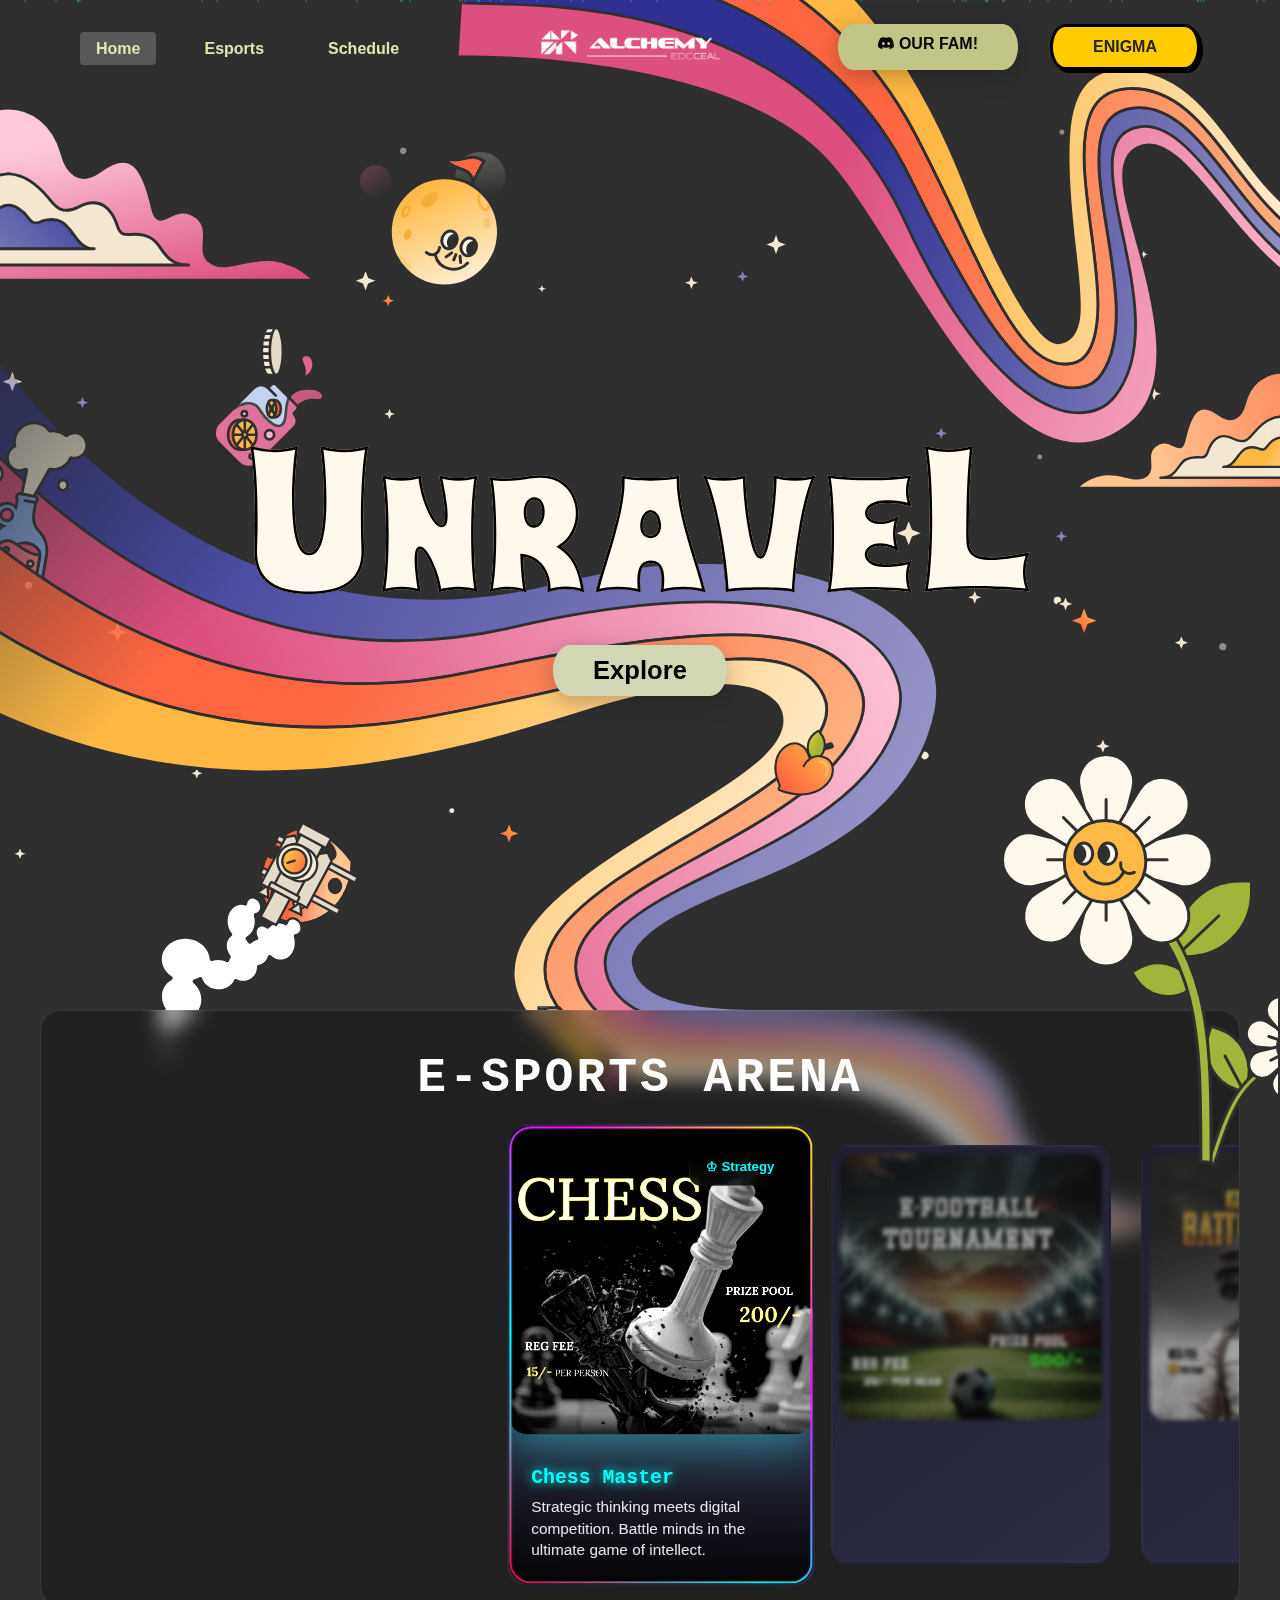
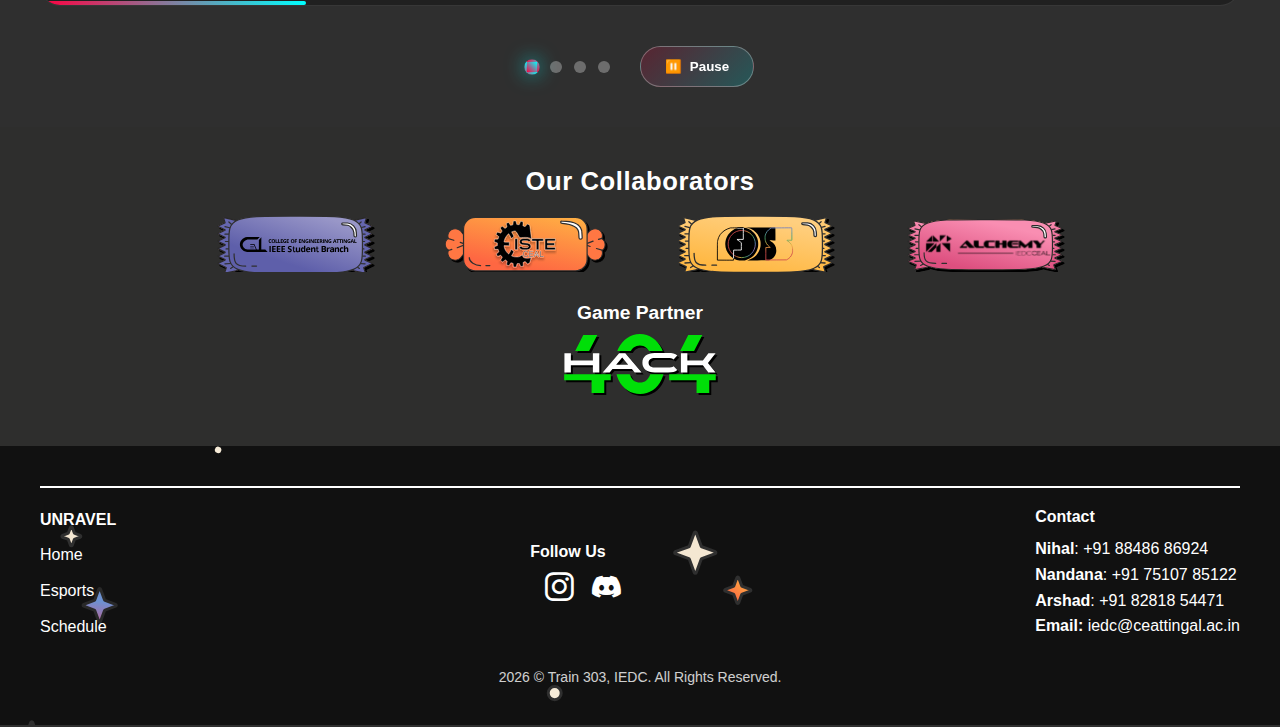
<file: index.html>
<!DOCTYPE html>
<html lang="en">
  <head>
    <meta charset="UTF-8" />
    <meta name="viewport" content="width=device-width, initial-scale=1.0" />
    <title>Event Schedule</title>
    <link
      rel="stylesheet"
      href="https://cdn.jsdelivr.net/npm/bootstrap-icons@1.13.1/font/bootstrap-icons.min.css" />
    <link rel="stylesheet" href="/index.css" />
    <link rel="stylesheet" href="/homepage/homepage.css">
  </head>
  <body><!-- Cartoon Hamburger Menu Section -->
    <div class="hamburger" id="hamburger">
      <span></span>
      <span></span>
      <span></span>
      <span></span>
    </div>

    <nav class="cartoon-menu" id="cartoonMenu">
      <a href="#home" class="active"><i class="fas fa-home"></i> Home</a>
      <a href="#esports"><i class="fas fa-gamepad"></i> Events</a>
      <a href="#footer"><i class="fas fa-phone"></i> Contact</a>
      <a href="#"><i class="fas fa-times"></i> ENIGMA</a>

    </nav>

    <!-- Cartoon Logo Bar (Mobile Only) -->
    <div class="mobile-logo-bar">
      <img src="/images/alchemy logo.svg" alt="Event Logo" class="logo-img" />
    </div>

    <!---home section--->
    <nav class="navbar">
      <ul>
        <li><a href="#home" class="active">Home</a></li>
        <li><a href="#esports">Esports</a></li>
        <li><a href="#schedule">Schedule</a></li>
      </ul>
      <div class="logo">
        <img src="/images/alchemy logo.svg" alt="UNRAVEL LOGO" />
      </div>
      <div class="nav-buttons">
        <a href="#" class="nav-btn nav-btn-box"><i class="bi bi-discord"></i> OUR FAM!</a>
        <a href="#" class="nav-btn1 nav-btn-box" id="enigma-btn">  
          ENIGMA</a>
      </div>
    </nav>

    <div id="home" class="home">
      <div class="pure-stack-container">
        <div class="pure-frame"><img src="/images/UNRAVEL.svg"
            alt="PURE Frame 1" /></div>
        <div class="pure-frame"><img src="/images/UNRAVEL-1.svg"
            alt="PURE Frame 2" /></div>
        <div class="pure-frame"><img src="/images/UNRAVEL-2.svg"
            alt="PURE Frame 3" /></div>
        <div class="pure-frame"><img src="/images/UNRAVEL-3.svg"
            alt="PURE Frame 4" /></div>
        <div class="pure-frame"><img src="/images/UNRAVEL-4.svg"
            alt="PURE Frame 5" /></div>
      </div>
      <a href="#" class="nav-btn1 nav-btn-box adithyan">Explore</a>
      <img src="images/stars.svg" alt="stars" class="stars">

      <img src="images/rainbow2(bottle).svg" alt="rainbow" class="rainbow">
      <img src="images/rainbow1.svg" alt="rainbow1" class="rainbow-r">
      <img src="images/pink cloud.svg" alt="pink-cloud" class="cloud1">
      <img src="images/dot.svg" alt="dots" class="dots"
        style="position: absolute; top: 0; left: 0; width: 100vw; height: 100vh; object-fit: cover; z-index: -2;">
      <img src="images/red cloud.svg" alt="cloud2" class="cloud2">
      <img src="images/sunflower.svg" alt="flower" class="flower">
      <img src="images/flyingbud.svg" alt="bug" class="bug">
      <img src="images/moon.svg" alt="moon" class="moon">
      <img src="images/peach.svg" alt="peach" class="peach">
      <img src="images/pencil.svg" alt="pencil" class="pencil">

      <img src="images/spilling jar.svg" alt="jar" class="jar">
    </div>

    <script src="/homepage/homepage.js"></script>

    <!---esports section--->
    <div class="particles" id="particles"></div>
    <div class="esports-cxt" id="esports">

      <div class="carousel-wrapper">
        <div class="carousel-container">
          <h1>E-SPORTS ARENA</h1>
          <div class="carousel" id="carousel">
            <div class="slide active" data-game="chess">
              <img
                src="/assets/chess.png"
                alt="Chess">
              <div class="game-stats">♔ Strategy</div>
              <div class="slide-info">
                <div class="slide-title">Chess Master</div>
                <div class="slide-description">Strategic
                  thinking meets digital competition. Battle
                  minds in the ultimate game of
                  intellect.</div>
              </div>
            </div>

            <div class="slide" data-game="efootball">
              <img
                src="/assets/e-football.png"
                alt="E-Football">
              <div class="game-stats">⚽ Sports</div>
              <div class="slide-info">
                <div class="slide-title">E-Football Pro</div>
                <div class="slide-description">Experience the
                  beautiful game digitally. Master tactics and
                  lead your team to victory.</div>
              </div>
            </div>

            <div class="slide" data-game="pubg">
              <img
                src="/assets/pubg.png"
                alt="PUBG">
              <div class="game-stats">🎯 Battle Royale</div>
              <div class="slide-info">
                <div class="slide-title">PUBG Mobile</div>
                <div class="slide-description">Last player
                  standing wins. Drop in, gear up, and survive
                  in the ultimate battle royale.</div>
              </div>
            </div>

            <div class="slide" data-game="valorant">
              <img
                src="/assets/valorant.png"
                alt="Valorant">
              <div class="game-stats">💥 Tactical FPS</div>
              <div class="slide-info">
                <div class="slide-title">Valorant</div>
                <div class="slide-description">Precision meets
                  abilities. Outsmart and outplay in tactical
                  5v5 matches.</div>
              </div>
            </div>
          </div>

          <div class="progress-bar" id="progressBar"></div>
        </div>

        <div class="controls">
          <div class="dots" id="dots"></div>
          <button class="play-pause-btn" id="playPauseBtn">
            <span id="playPauseIcon">⏸️</span>
            <span id="playPauseText">Pause</span>
          </button>
        </div>
      </div>
    </div>
    <script src="/homepage/homepage.js"></script>
    <script src="/esports/esports.js"></script>

    <!---schedule section--->
    
    <!---colaborators section--->
    <section id="collaborators" class="collaborators"
      style="padding:40px 20px; text-align:center;">
      <h2 style="margin-bottom:20px;">Our Collaborators</h2>

      <div class="collab-logos"
        style="display:flex; justify-content:center; flex-wrap:wrap; gap:30px; margin-bottom:30px;">
        <div class="logo-item"><img src="/assets/ieee.svg" alt="Collaborator 1"
            style="max-height:80px;"></div>
        <div class="logo-item"><img src="/assets/iste.svg" alt="Collaborator 2"
            style="max-height:80px;"></div>
        <div class="logo-item"><img src="/assets/foss.svg" alt="Collaborator 3"
            style="max-height:80px;"></div>
        <div class="logo-item"><img src="/assets/iedc.svg" alt="Collaborator 4"
            style="max-height:80px;"></div>
      </div>

      <div class="partners"
        style="display:flex; justify-content:center; gap:60px; align-items:center; flex-wrap:wrap;">
        <div class="create-partner">
          <h3 style="margin-bottom:10px;">Game Partner</h3>
          <img src="/assets/h404-color_light.svg" alt="Game Partner Logo"
            style="max-height:80px;">
        </div>
    
      </div>
    </section>

    <!-- Footer -->
    <footer class="foot-main" id="footer"
      style="padding:40px 20px; background:#111; color:#fff; background-image:url(/svg/svg-image-120.svg);">
      <div class="foot-1"
        style="display:flex; justify-content:space-between; flex-wrap:wrap; gap:30px; max-width:1200px; margin:0 auto;">

        <div class="foot-left">
          <p id="f-h" style="font-weight:600; margin-bottom:10px;">UNRAVEL</p>
          <a href="#home">Home</a><br>
          <a href="#esports">Esports</a><br>
          <a href="#schedule">Schedule</a>
        </div>

        <div class="foot-right">
          <h3 style="font-size:16px; margin-bottom:10px;">Follow Us</h3>
          <a href="https://www.instagram.com/alchemy_iedcceal/"
            target="_blank"><i class="bi bi-instagram"></i></a>
          <a href="https://discord.gg/R9J4uftN5z" target="_blank"><i
              class="bi bi-discord"></i></a>
        </div>

        <div id="footer-phones">
          <h4 style="font-size:16px; margin-bottom:10px;">Contact</h4>
          <ul style="list-style:none; padding:0; margin:0; line-height:1.6;">
            <li><a href="tel:+918848686924"><strong>Nihal</strong>: +91 88486
                86924</a></li>
            <li><a href="tel:+917510785122"><strong>Nandana</strong>: +91 75107
                85122</a></li>
            <li><a href="tel:+918281854471"><strong>Arshad</strong>: +91 82818
                54471</a></li>
            <li><a href="mailto:iedc@ceattingal.ac.in"><strong>Email:</strong>
                iedc@ceattingal.ac.in</a></li>
          </ul>
        </div>
      </div>

      <div class="copyright"
        style="text-align:center; margin-top:30px; font-size:14px; opacity:0.8;">
        <p><i class="far fa-copyright"></i> <span id="year"></span> &copy; Train
          303, IEDC. All Rights Reserved.</p>
      </div>
    </footer>

    <script>
  document.getElementById("year").textContent = new Date().getFullYear();
</script>

    <script src="/index.js"></script>

  </body>
</html>
</file>
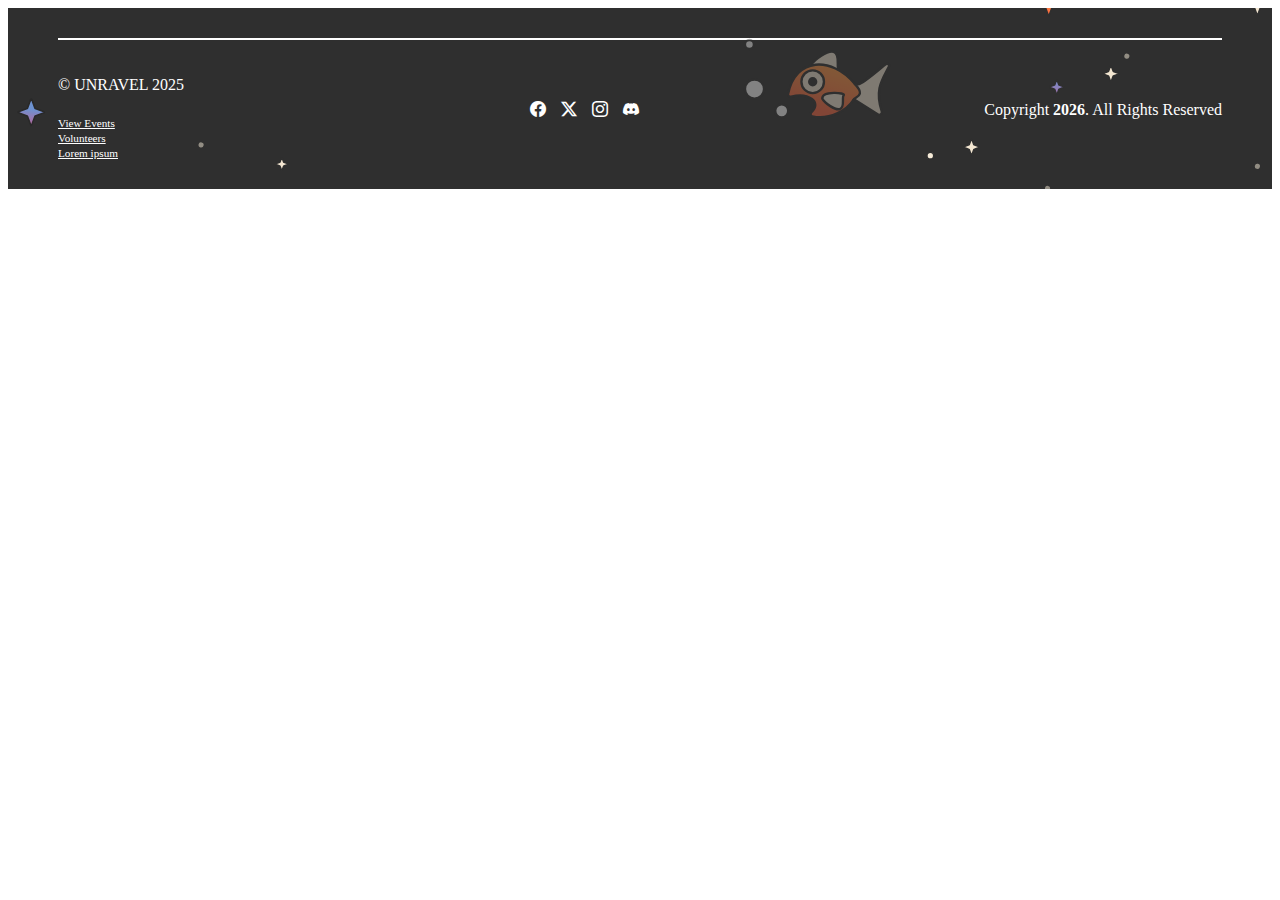
<file: footer/index.html>
<!DOCTYPE html>
<html lang="en">
  <head>
    <meta charset="UTF-8">
    <meta name="viewport" content="width=device-width, initial-scale=1.0">
    <title>footer</title>
    <link rel="stylesheet" href="index.css">
    <link rel="stylesheet"
      href="https://cdn.jsdelivr.net/npm/bootstrap-icons@1.13.1/font/bootstrap-icons.min.css">
  </head>

  <footer class="foot-main">
    <img id="im-1" src="./svg/svg-image-113.svg" alt>
    <div class="foot-1">
      <div class="foot-left">
        <p id="f-h"><span class="copyright">&copy;</span> UNRAVEL 2025 </p>
        <a href="http://">View Events</a>
        <a href="http://">Volunteers</a>
        <a href="http://">Lorem ipsum</a>
      </div>
      <div class="foot-right">
        <a href="https://www.facebook.com/YourProfile" target="_blank">
          <i class="bi bi-facebook"></i>
        </a>

        <a href="https://twitter.com/YourProfile" target="_blank">
          <i class="bi bi-twitter-x"></i>
        </a>

        <a href="https://www.instagram.com/YourProfile" target="_blank">
          <i class="bi bi-instagram"></i>
        </a>

        <a href="https://discord.gg/YourServer" target="_blank">
          <i class="bi bi-discord"></i>
        </a>
      </div>
      <div class="copyright">
        <p>
          <i class="fa-regular fa-copyright"></i>
          Copyright
          <strong><span id="yr"></span></strong>. All
          Rights Reserved
        </p>
      </div>
      <script>
        document.getElementById("yr").innerHTML = new Date().getFullYear();
      </script>
    </div>
  </footer>
</html>
</file>
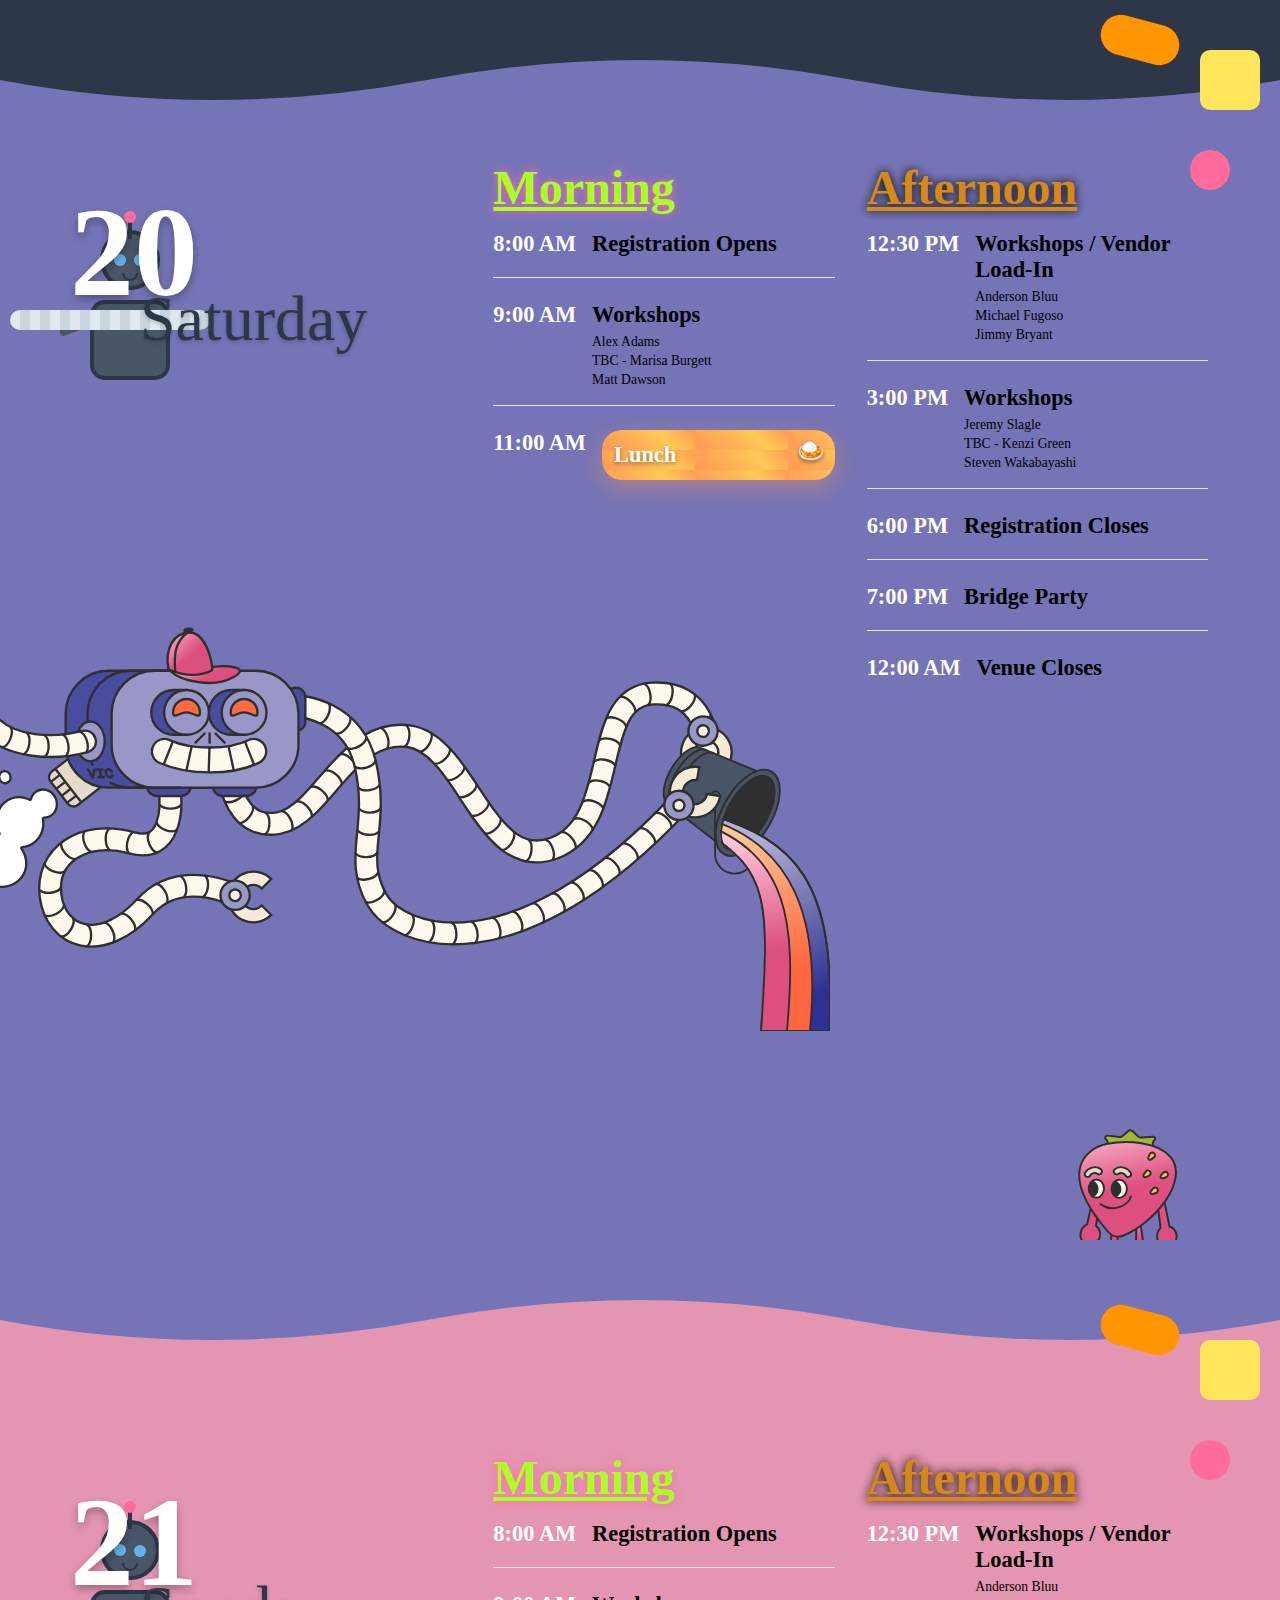
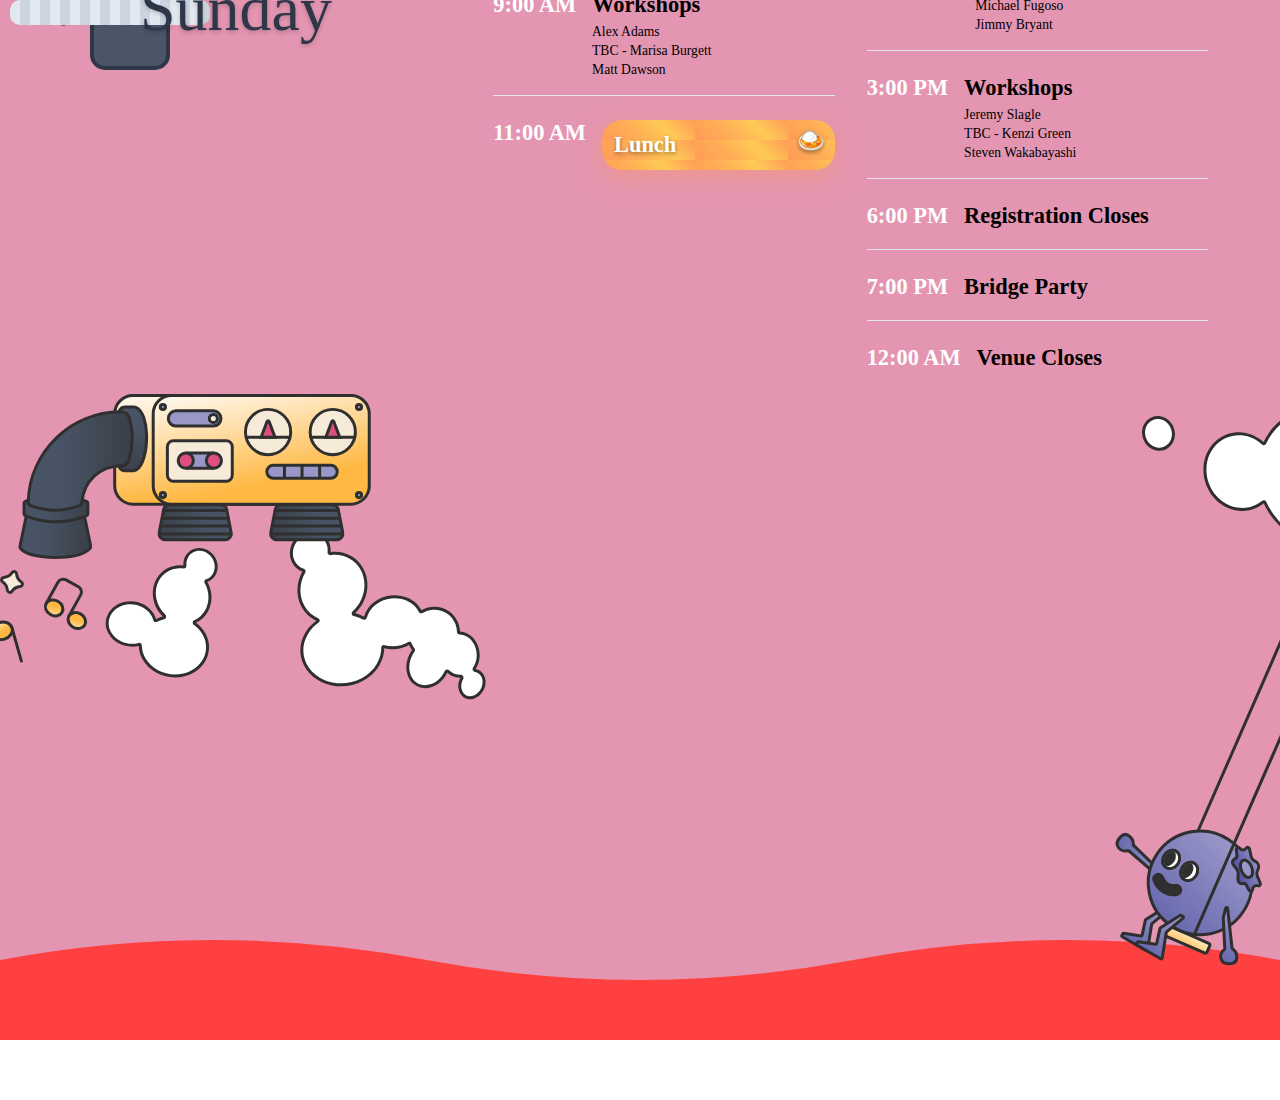
<file: schedule/index.html>
<!DOCTYPE html>
<html lang="en">
  <head>
    <meta charset="UTF-8" />
    <meta name="viewport" content="width=device-width, initial-scale=1.0" />
    <title>Event Schedule</title>
    <link rel="stylesheet" href="styles.css" />
  </head>
  <body>
    <div class="schedule-container">
      <section class="schedule-section section-20">
        <svg
          class="wave-top-svg"
          viewBox="0 0 1200 120"
          preserveAspectRatio="none"
        >
          <path
            d="M0,0 L0,80 Q200,120 400,80 Q600,40 800,80 Q1000,120 1200,80 L1200,0 Z"
            fill="#2D3748"
          />
        </svg>
        <svg
          class="wave-bottom-svg"
          viewBox="0 0 1200 150"
          preserveAspectRatio="none"
        >
          <defs>
            <linearGradient
              id="waveGradient20"
              x1="0%"
              y1="0%"
              x2="100%"
              y2="0%"
            >
              <stop offset="0%" style="stop-color: #ff9a9e; stop-opacity: 1" />
              <stop offset="50%" style="stop-color: #fecfef; stop-opacity: 1" />
              <stop
                offset="100%"
                style="stop-color: #fecfef; stop-opacity: 1"
              />
            </linearGradient>
          </defs>
          <path
            d="M0,150 L0,70 Q200,30 400,70 Q600,110 800,70 Q1000,30 1200,70 L1200,150 Z"
            fill="url(#waveGradient20)"
          />
        </svg>
        <div class="decorative-shapes">
          <div class="shape shape-1"></div>
          <div class="shape shape-2"></div>
          <div class="shape shape-3"></div>
        </div>
        <div class="robot-character">
          <div class="robot-head">
            <div class="robot-antenna"></div>
            <div class="robot-eyes">
              <div class="robot-eye"></div>
              <div class="robot-eye"></div>
            </div>
            <div class="robot-mouth"></div>
          </div>
          <div class="robot-body">
            <div class="robot-arms">
              <div class="robot-arm left"></div>
              <div class="robot-arm right"></div>
            </div>
          </div>
          <div class="tentacle-rope">
            <div class="tentacle"></div>
          </div>
        </div>
        <div class="strawberry-character">
          <img
            src="strawberry.svg"
            style="width: 100%; max-width: 100px; transform: translateY(20%)"
          />
        </div>
        <div class="main-container">
          <div class="date-section">
            <div class="date-number">20</div>
            <div class="date-day">Saturday</div>
            <img
              id="tentacle"
              src="enigmaelement.svg"
              style="
                position: absolute;
                bottom: -600px;
                left: -210px;
                transform: translateX(0);
                width: 1000px;
                z-index: 1;
              "
            />
          </div>
          <div class="schedule-content">
            <div class="schedule-columns">
              <div class="morning-schedule">
                <h1
                  style="
                    margin-bottom: 1rem;
                    font-size: 3rem;
                    color: #abff23;
                    text-shadow: 0 0 10px #ff69b4;
                  "
                >
                  <u>Morning</u>
                </h1>
                <div class="schedule-item">
                  <div class="time">8:00 AM</div>
                  <div class="event-info">
                    <div class="event-title">Registration Opens</div>
                  </div>
                </div>
                <div class="schedule-item">
                  <div class="time">9:00 AM</div>
                  <div class="event-info">
                    <div class="event-title">Workshops</div>
                    <div class="event-details">
                      Alex Adams<br />
                      TBC - Marisa Burgett<br />
                      Matt Dawson
                    </div>
                  </div>
                </div>
                <div class="schedule-item">
                  <div class="time">11:00 AM</div>
                  <div class="event-info">
                    <div class="event-title highlight">Lunch</div>
                  </div>
                </div>
              </div>
              <div class="afternoon-schedule">
                <h1
                  style="
                    margin-bottom: 1rem;
                    font-size: 3rem;
                    color: #d48919;
                    text-shadow: 0 0 10px #000000;
                  "
                >
                  <u>Afternoon</u>
                </h1>
                <div class="schedule-item">
                  <div class="time">12:30 PM</div>
                  <div class="event-info">
                    <div class="event-title">Workshops / Vendor Load-In</div>
                    <div class="event-details">
                      Anderson Bluu<br />
                      Michael Fugoso<br />
                      Jimmy Bryant
                    </div>
                  </div>
                </div>
                <div class="schedule-item">
                  <div class="time">3:00 PM</div>
                  <div class="event-info">
                    <div class="event-title">Workshops</div>
                    <div class="event-details">
                      Jeremy Slagle<br />
                      TBC - Kenzi Green<br />
                      Steven Wakabayashi
                    </div>
                  </div>
                </div>
                <div class="schedule-item">
                  <div class="time">6:00 PM</div>
                  <div class="event-info">
                    <div class="event-title">Registration Closes</div>
                  </div>
                </div>
                <div class="schedule-item">
                  <div class="time">7:00 PM</div>
                  <div class="event-info">
                    <div class="event-title">Bridge Party</div>
                  </div>
                </div>
                <div class="schedule-item">
                  <div class="time">12:00 AM</div>
                  <div class="event-info">
                    <div class="event-title">Venue Closes</div>
                  </div>
                </div>
              </div>
            </div>
          </div>
        </div>
      </section>
      <section
        class="schedule-section section-21"
        style="transform: translateY(-60px)"
      >
        <svg
          class="wave-top-svg1"
          viewBox="0 0 1200 120"
          preserveAspectRatio="none"
          transform="translateY(-800px) scale(1, -1)"
        >
          <path
            d="M0,0 L0,80 Q200,120 400,80 Q600,40 800,80 Q1000,120 1200,80 L1200,0 Z"
            fill="#7574b6"
          />
        </svg>
        <svg
          class="wave-bottom-svg"
          viewBox="0 0 1200 150"
          preserveAspectRatio="none"
        >
          <defs>
            <linearGradient
              id="waveGradient21"
              x1="0%"
              y1="0%"
              x2="100%"
              y2="0%"
            >
              <stop offset="0%" style="stop-color: #ff4040; stop-opacity: 1" />
              <stop offset="50%" style="stop-color: #ff4040; stop-opacity: 1" />
              <stop
                offset="100%"
                style="stop-color: #ff4040; stop-opacity: 1"
              />
            </linearGradient>
          </defs>
          <path
            d="M0,150 L0,70 Q200,30 400,70 Q600,110 800,70 Q1000,30 1200,70 L1200,150 Z"
            fill="url(#waveGradient21)"
          />
        </svg>
        <div class="decorative-shapes">
          <div class="shape shape-1"></div>
          <div class="shape shape-2"></div>
          <div class="shape shape-3"></div>
        </div>
        <div class="robot-character">
          <div class="robot-head">
            <div class="robot-antenna"></div>
            <div class="robot-eyes">
              <div class="robot-eye"></div>
              <div class="robot-eye" style="transform: translateY(1px)"></div>
            </div>
            <div class="robot-mouth"></div>
          </div>
          <div class="robot-body">
            <div class="robot-arms">
              <div
                class="robot-arm left"
                style="transform: rotate(-20deg)"
              ></div>
              <div
                class="robot-arm right"
                style="transform: rotate(20deg)"
              ></div>
            </div>
          </div>
          <div class="tentacle-rope">
            <div class="tentacle" style="height: 25px"></div>
          </div>
        </div>
        <div class="strawberry-character1">
          <img
            src="engima2.svg"
            style="width: 100%; max-width: 900px; transform: translateY(20%)"
          />
        </div>
        <div class="main-container">
          <div class="date-section">
            <div class="date-number">21</div>
            <div class="date-day">Sunday</div>
            <img
              id="tentacle"
              src="engima.svg"
              style="
                position: absolute;
                bottom: -580px;
                left: -50px;
                transform: translateX(0);
                width: 500px;
                z-index: 1;
              "
            />
          </div>
          <div class="schedule-content">
            <div class="schedule-columns">
              <div class="morning-schedule">
                <h1
                  style="
                    margin-bottom: 1rem;
                    font-size: 3rem;
                    color: #abff23;
                    text-shadow: 0 0 10px #ff69b4;
                  "
                >
                  <u>Morning</u>
                </h1>
                <div class="schedule-item">
                  <div class="time">8:00 AM</div>
                  <div class="event-info">
                    <div class="event-title">Registration Opens</div>
                  </div>
                </div>
                <div class="schedule-item">
                  <div class="time">9:00 AM</div>
                  <div class="event-info">
                    <div class="event-title">Workshops</div>
                    <div class="event-details">
                      Alex Adams<br />
                      TBC - Marisa Burgett<br />
                      Matt Dawson
                    </div>
                  </div>
                </div>
                <div class="schedule-item">
                  <div class="time">11:00 AM</div>
                  <div class="event-info">
                    <div class="event-title highlight">Lunch</div>
                  </div>
                </div>
              </div>
              <div class="afternoon-schedule">
                <h1
                  style="
                    margin-bottom: 1rem;
                    font-size: 3rem;
                    color: #d48919;
                    text-shadow: 0 0 10px #000000;
                  "
                >
                  <u>Afternoon</u>
                </h1>
                <div class="schedule-item">
                  <div class="time">12:30 PM</div>
                  <div class="event-info">
                    <div class="event-title">Workshops / Vendor Load-In</div>
                    <div class="event-details">
                      Anderson Bluu<br />
                      Michael Fugoso<br />
                      Jimmy Bryant
                    </div>
                  </div>
                </div>
                <div class="schedule-item">
                  <div class="time">3:00 PM</div>
                  <div class="event-info">
                    <div class="event-title">Workshops</div>
                    <div class="event-details">
                      Jeremy Slagle<br />
                      TBC - Kenzi Green<br />
                      Steven Wakabayashi
                    </div>
                  </div>
                </div>
                <div class="schedule-item">
                  <div class="time">6:00 PM</div>
                  <div class="event-info">
                    <div class="event-title">Registration Closes</div>
                  </div>
                </div>
                <div class="schedule-item">
                  <div class="time">7:00 PM</div>
                  <div class="event-info">
                    <div class="event-title">Bridge Party</div>
                  </div>
                </div>
                <div class="schedule-item">
                  <div class="time">12:00 AM</div>
                  <div class="event-info">
                    <div class="event-title">Venue Closes</div>
                  </div>
                </div>
              </div>
            </div>
          </div>
        </div>
      </section>
    </div>
  </body>
</html>
</file>
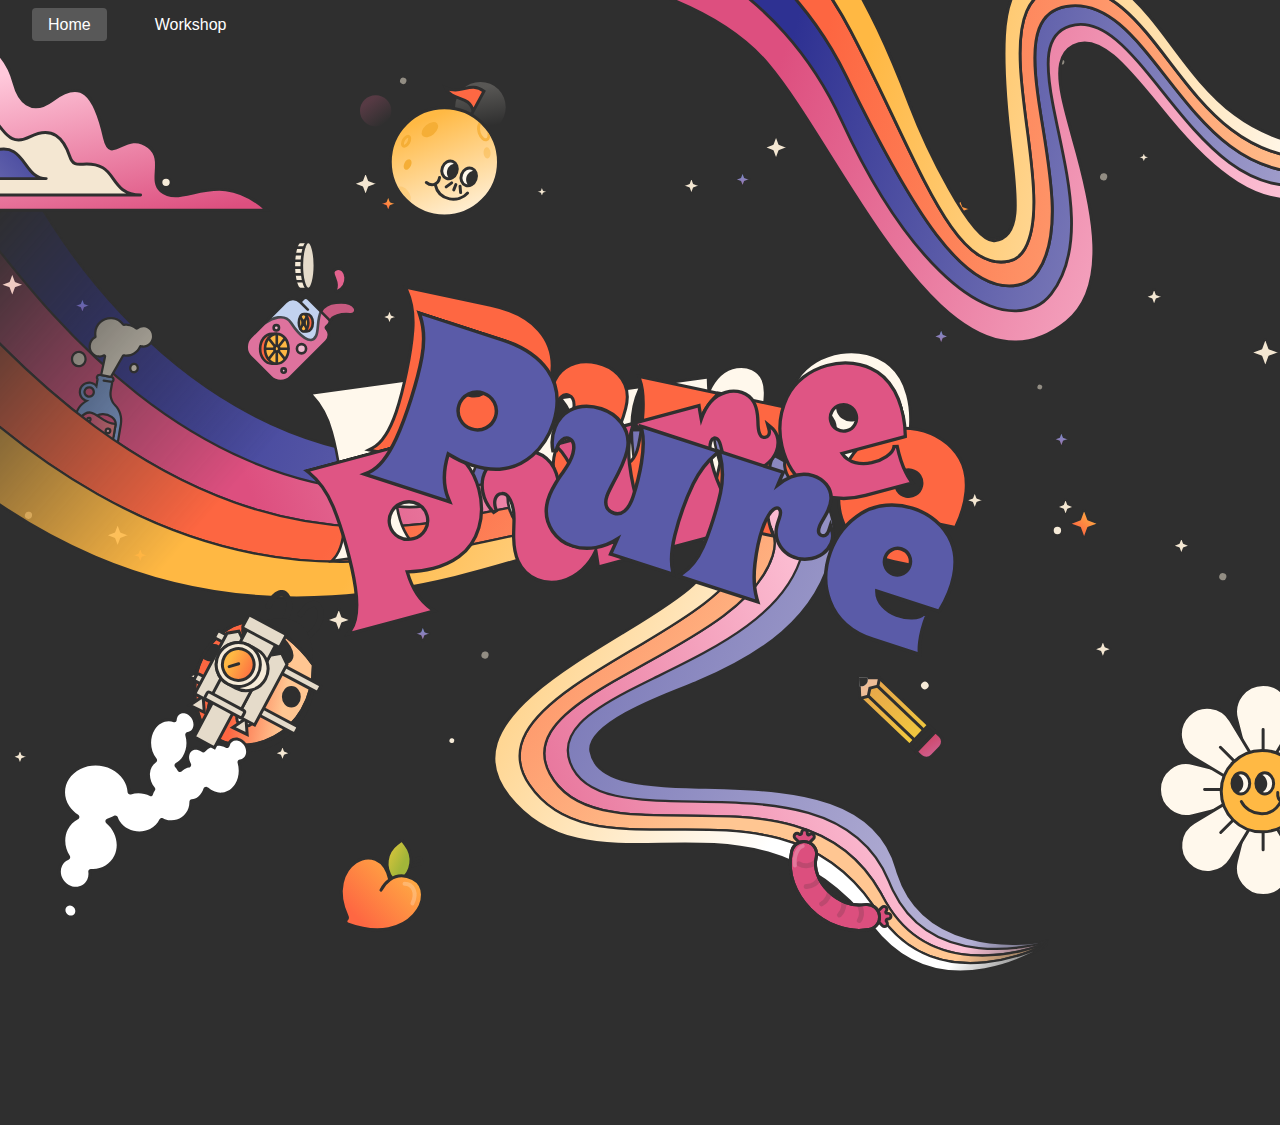
<file: homepage.html>
<!DOCTYPE html>
<html lang="en">
<head>
    <meta charset="UTF-8">
    <meta name="viewport" content="width=device-width, initial-scale=1.0">
    <title>Blank Page</title>
    <style>
        * {
            margin: 0;
            padding: 0;
            box-sizing: border-box;
        }
        
        body {
            background-color: #2F2F2F;
            font-family: Arial, sans-serif;
            color: white;
        }
        
        nav {
            
            padding: 1rem 2rem;
        
        }
        
        nav ul {
            list-style: none;
            display: flex;
            gap: 2rem;
        }
        
        nav ul li a {
            color: white;
            text-decoration: none;
            padding: 0.5rem 1rem;
            border-radius: 4px;
            transition: background-color 0.3s ease;
        }
        
        nav ul li a:hover {
            background-color: rgba(255, 255, 255, 0.1);
        }
        
        nav ul li a.active {
            background-color: rgba(255, 255, 255, 0.2);
        }
        
        main {
            padding: 2rem;
            min-height: calc(100vh - 80px);
        }
        .stars {
            position: absolute;
            top: 0;
            left: 0;
            width: 100%;
            height: 100%;
            z-index: -1;
        }
        .rainbow {
               position: absolute;
               top: 20%;
               left: 7%;
               transform: translate( -20%);
               width: auto;
               height: 800px; /* Adjust height as needed */
               z-index: -1;
        }
        

          .rainbow-r {
               width: 73.5625em;
               position: absolute;
               top: -32.4em;
               bottom: auto;
               left: auto;
               right: -11.8em;
               overflow: hidden;
               clip-path: inset(0 5% 0 0);
          }
          .cloud1 {
                   width: 38.8125em;
                   position: absolute;
                   top: 2.2em;
                   bottom: auto;
                   left: -21.9em;
                   right: auto;
                   z-index: 2;
          }

            .cloud2 {
               width: 15.96875em; /* Half of original width */
               position: absolute;
               top: 21.8em;
               bottom: auto;
               left: auto;
               right: -16em;
               overflow: hidden; /* Ensures only half is visible if the image is wider */
               clip-path: inset(0 50% 0 0); /* Shows left half of the cloud */
            }
          .flower{
               z-index: 3;
               width: 23.7119em;
               max-width: none;
               position: absolute;
               top: 75%;
               bottom: -5.9em;
               left: auto;
               right: -15.6em;
               overflow: hidden;
               clip-path: inset(0 25% 0 0);
          }
          .bug{
                bottom: -5.7em;
                left: -1.8em;
          }
          .moon{
                 width: 9.125em;
                 position: absolute;
                 top: 4.5em;
                 bottom: auto;
                 left: 22.5em;
                 right: auto;
          }
          .peach{
                top: auto;
                bottom: -.4em;
                left: 25.2em;
                right: auto;
          }
          .pencil{
                  z-index: 2;
                  width: 6.1875em;
                  position: absolute;
                  top: auto;
                  bottom: 8.6em;
                  left: auto;
                  right: 20.8em;
          }
          .sausage{
                  z-index: 2;
                  width: 8.1875em;
                  position: absolute;
                  top: auto;
                  bottom: -3.5em;
                  left: auto;
                  right: 24em;
          }
          .jar{
              width: 7.9375em;
              position: absolute;
              top: 15em;
              bottom: auto;
              left: 15em;
              right: auto;
          }

          /* PURE Stack Styles */
          .pure-stack-container {
              position: absolute;
              top: 50%;
              left: 50%;
              transform: translate(-50%, -50%);
              width: 600px;
              height: 200px;
              z-index: 5;
          }

          .pure-frame {
              position: absolute;
              width: 100%;
              height: 100%;
              opacity: 1;
              animation: pureFrameAnimation 8s infinite;
          }

          .pure-frame img {
              width: 100%;
              height: 100%;
              object-fit: contain;
          }

          .pure-frame:nth-child(1) {
              animation-delay: 0s;
              transform: rotate(-8deg) translate(-25px, -15px);
          }

          .pure-frame:nth-child(2) {
              animation-delay: 0s;
              transform: rotate(12deg) translate(30px, -25px);
          }

          .pure-frame:nth-child(3) {
              animation-delay: 0s;
              transform: rotate(-15deg) translate(-35px, 20px);
          }

          .pure-frame:nth-child(4) {
              animation-delay: 0s;
              transform: rotate(18deg) translate(40px, 25px);
          }

          @keyframes pureFrameAnimation {
              0%, 20% {
                  opacity: 1;
                  transform: scale(1) rotate(var(--rotation, 0deg)) translate(var(--x, 0px), var(--y, 0px));
              }
              25%, 45% {
                  opacity: 1;
                  transform: scale(1) rotate(var(--rotation, 0deg)) translate(var(--x, 0px), var(--y, 0px));
              }
              50%, 100% {
                  opacity: 1;
                  transform: scale(1) rotate(var(--rotation, 0deg)) translate(var(--x, 0px), var(--y, 0px));
              }
          }

          .pure-frame:nth-child(1) {
              --rotation: -8deg;
              --x: -25px;
              --y: -15px;
          }

          .pure-frame:nth-child(2) {
              --rotation: 12deg;
              --x: 30px;
              --y: -25px;
          }

          .pure-frame:nth-child(3) {
              --rotation: -15deg;
              --x: -35px;
              --y: 20px;
          }

          .pure-frame:nth-child(4) {
              --rotation: 18deg;
              --x: 40px;
              --y: 25px;
          }

          /* Location text */
          .location-text {
              position: absolute;
              top: 35%;
              left: 50%;
              transform: translateX(-50%);
              font-size: 1.5rem;
              color: white;
              z-index: 6;
              text-align: center;
          }

          /* Responsive */
          @media (max-width: 768px) {
              .pure-stack-container {
                  width: 90vw;
                  height: 120px;
              }
              
              .location-text {
                  font-size: 1.2rem;
                  top: 30%;
              }
          }

    </style>
</head>
<body>
    <nav>
        <ul>
            <li><a href="#" class="active">Home</a></li>
            <li><a href="#">Workshop</a></li>
        </ul>
    </nav>
    <div class="content">
        <div style="display: flex; flex-direction: column; align-items: center; justify-content: center; min-height: 60vh; width: 100vw; max-width: 100vw; overflow: hidden;"></div>
            
        </div>


        <!-- PURE Stack Container -->
        <div class="pure-stack-container">
            <div class="pure-frame">
                <img src="images/frame1.svg" alt="PURE Frame 1">
            </div>
            <div class="pure-frame">
                <img src="images/frame2.svg" alt="PURE Frame 2">
            </div>
            <div class="pure-frame">
                <img src="images/frame3.svg" alt="PURE Frame 3">
            </div>
            <div class="pure-frame">
                <img src="images/frame4.svg" alt="PURE Frame 4">
            </div>
        </div>

        <img src="images/stars.svg" alt="stars" class="stars">
        
        <img src="images/rainbow2(bottle).svg" alt="rainbow" class="rainbow">
        <img src="images/rainbow1.svg" alt="rainbow1" class="rainbow-r">
        <img src="images/pink cloud.svg" alt="pink-cloud" class="cloud1">
        <img src="images/dot.svg" alt="dots" class="dots" style="position: absolute; top: 0; left: 0; width: 100vw; height: 100vh; object-fit: cover; z-index: -2;">
        <img src="images/red cloud.svg" alt="cloud2" class="cloud2">
        <img src="images/sunflower.svg" alt="flower" class="flower">
        <img src="images/flyingbud.svg" alt="bug" class="bug">
        <img src="images/moon.svg" alt="moon" class="moon">
        <img src="images/peach.svg" alt="peach" class="peach">
        <img src="images/pencil.svg" alt="pencil" class="pencil">
        <img src="images/sausage.svg" alt="sausage" class="sausage">
        <img src="images/spilling jar.svg" alt="jar" class="jar">
        

      </div>
</body>
</html>
</file>
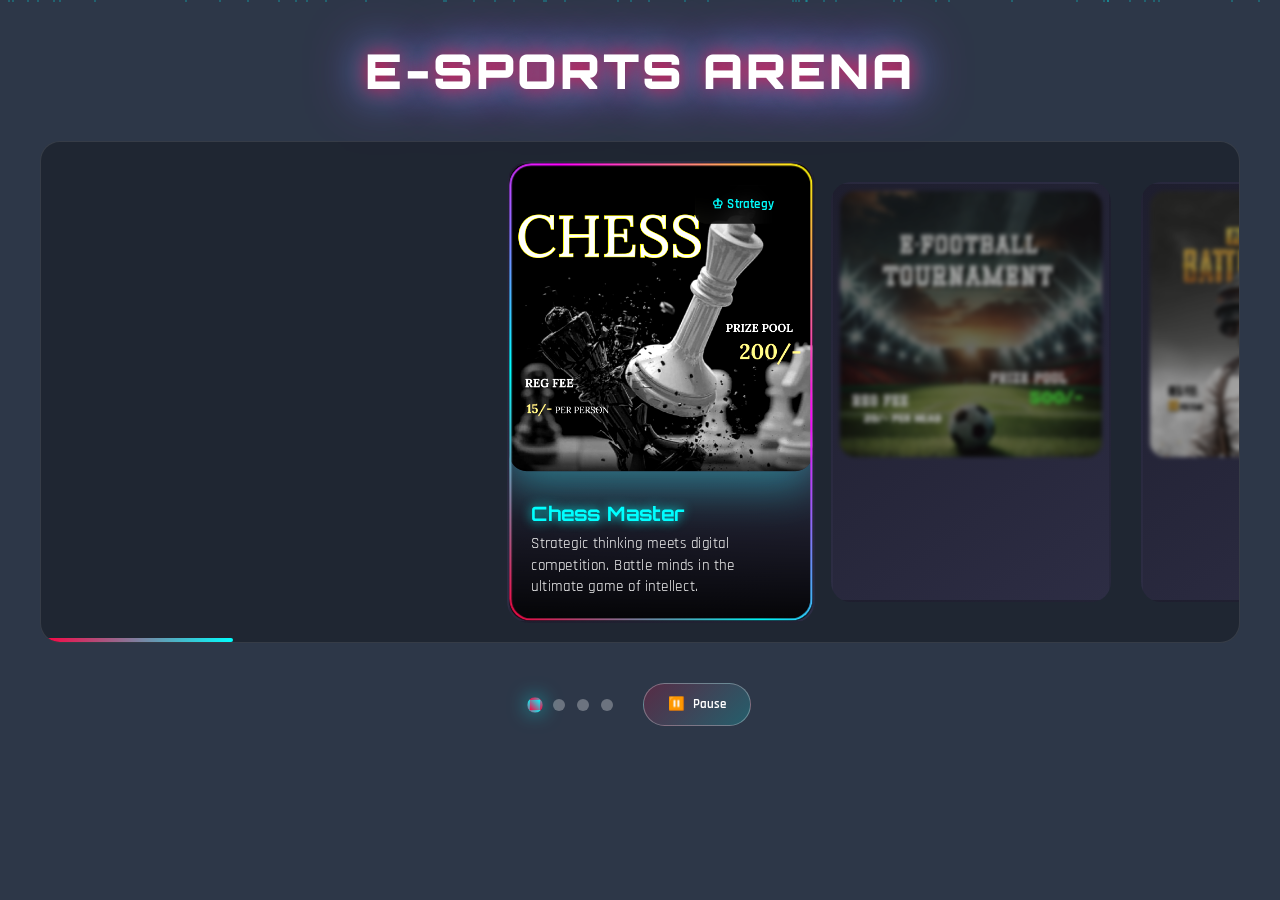
<file: esports/esports.html>
<!DOCTYPE html>
<html lang="en">
    <head>
        <meta charset="UTF-8">
        <meta name="viewport" content="width=device-width, initial-scale=1.0">
        <title>Enhanced E-Sports Carousel</title>
        <link rel="stylesheet" href="esports.css">
    </head>
    <body>
        <div class="particles" id="particles"></div>

        <div class="esports-cxt">
            <h1>E-SPORTS ARENA</h1>

            <div class="carousel-wrapper">
                <div class="carousel-container">

                    <div class="carousel" id="carousel">
                        <div class="slide active" data-game="chess">
                            <img
                                src="/assets/chess.png"
                                alt="Chess">
                            <div class="game-stats">♔ Strategy</div>
                            <div class="slide-info">
                                <div class="slide-title">Chess Master</div>
                                <div class="slide-description">Strategic
                                    thinking meets digital competition. Battle
                                    minds in the ultimate game of
                                    intellect.</div>
                            </div>
                        </div>

                        <div class="slide" data-game="efootball">
                            <img
                                src="/assets/e-football.png"
                                alt="E-Football">
                            <div class="game-stats">⚽ Sports</div>
                            <div class="slide-info">
                                <div class="slide-title">E-Football Pro</div>
                                <div class="slide-description">Experience the
                                    beautiful game digitally. Master tactics and
                                    lead your team to victory.</div>
                            </div>
                        </div>

                        <div class="slide" data-game="pubg">
                            <img
                                src="/assets/pubg.png"
                                alt="PUBG">
                            <div class="game-stats">🎯 Battle Royale</div>
                            <div class="slide-info">
                                <div class="slide-title">PUBG Mobile</div>
                                <div class="slide-description">Last player
                                    standing wins. Drop in, gear up, and survive
                                    in the ultimate battle royale.</div>
                            </div>
                        </div>

                        <div class="slide" data-game="valorant">
                            <img
                                src="/assets/valorant.png"
                                alt="Valorant">
                            <div class="game-stats">💥 Tactical FPS</div>
                            <div class="slide-info">
                                <div class="slide-title">Valorant</div>
                                <div class="slide-description">Precision meets
                                    abilities. Outsmart and outplay in tactical
                                    5v5 matches.</div>
                            </div>
                        </div>
                    </div>

                    <div class="progress-bar" id="progressBar"></div>
                </div>

                <div class="controls">
                    <div class="dots" id="dots"></div>
                    <button class="play-pause-btn" id="playPauseBtn">
                        <span id="playPauseIcon">⏸️</span>
                        <span id="playPauseText">Pause</span>
                    </button>
                </div>
            </div>
        </div>
<script src="/esports/esports.js"></script>

<!-- <script>
class EnhancedCarousel {
  constructor() {
    this.slides = document.querySelectorAll(".slide");
    this.carousel = document.getElementById("carousel");
    this.dotsContainer = document.getElementById("dots");
    this.playPauseBtn = document.getElementById("playPauseBtn");
    this.playPauseIcon = document.getElementById("playPauseIcon");
    this.playPauseText = document.getElementById("playPauseText");
    this.progressBar = document.getElementById("progressBar");

    this.index = 0;
    this.isPlaying = true;
    this.autoPlayInterval = null;
    this.autoPlayDelay = 5000;
    this.progressInterval = null;

    this.isDragging = false;
    this.startX = 0;
    this.currentX = 0;

    this.init();
  }

  init() {
    this.createDots();
    this.createParticles();
    this.updateSlide();
    this.startAutoPlay();
    this.bindEvents();
  }

  createDots() {
    this.slides.forEach((_, i) => {
      const dot = document.createElement("span");
      dot.classList.add("dot");
      dot.addEventListener("click", () => this.goToSlide(i));
      this.dotsContainer.appendChild(dot);
    });
  }

  createParticles() {
    const particlesContainer = document.getElementById("particles");
    for (let i = 0; i < 50; i++) {
      const particle = document.createElement("div");
      particle.classList.add("particle");
      particle.style.left = Math.random() * 100 + "%";
      particle.style.animationDelay = Math.random() * 20 + "s";
      particlesContainer.appendChild(particle);
    }
  }

  updateSlide() {
    this.slides.forEach((slide, i) => {
      slide.classList.toggle("active", i === this.index);
    });
    const containerWidth = this.carousel.parentElement.offsetWidth;
    const slideWidth = 310;
    const offset = (this.index * -slideWidth) + (containerWidth / 2 - 140);
    this.carousel.style.transform = `translateX(${offset}px)`;

    document.querySelectorAll(".dot").forEach((dot, i) => {
      dot.classList.toggle("active", i === this.index);
    });
  }

  changeSlide(dir) {
    this.index = (this.index + dir + this.slides.length) % this.slides.length;
    this.updateSlide();
    this.restartAutoPlay();
  }

  goToSlide(i) {
    this.index = i;
    this.updateSlide();
    this.restartAutoPlay();
  }

  startAutoPlay() {
    if (this.isPlaying) {
      this.autoPlayInterval = setInterval(() => {
        this.changeSlide(1);
      }, this.autoPlayDelay);
      this.startProgressBar();
    }
  }

  stopAutoPlay() {
    clearInterval(this.autoPlayInterval);
    this.autoPlayInterval = null;
    this.stopProgressBar();
  }

  restartAutoPlay() {
    this.stopAutoPlay();
    if (this.isPlaying) this.startAutoPlay();
  }

  togglePlayPause() {
    this.isPlaying = !this.isPlaying;
    if (this.isPlaying) {
      this.startAutoPlay();
      this.playPauseIcon.textContent = "⏸️";
      this.playPauseText.textContent = "Pause";
    } else {
      this.stopAutoPlay();
      this.playPauseIcon.textContent = "▶️";
      this.playPauseText.textContent = "Play";
    }
  }

  startProgressBar() {
    this.stopProgressBar();
    const start = Date.now();
    this.progressInterval = setInterval(() => {
      const elapsed = Date.now() - start;
      const progress = Math.min((elapsed / this.autoPlayDelay) * 100, 100);
      this.progressBar.style.width = progress + "%";
    }, 50);
  }

  stopProgressBar() {
    clearInterval(this.progressInterval);
    this.progressInterval = null;
    this.progressBar.style.width = "0%";
  }

  bindEvents() {
    this.playPauseBtn.addEventListener("click", () => this.togglePlayPause());

    this.carousel.addEventListener('mouseenter', () => {
      if (this.isPlaying) this.stopAutoPlay();
    });

    this.carousel.addEventListener('mouseleave', () => {
      if (this.isPlaying) this.startAutoPlay();
    });

    this.handleKeyboard();
  }

  handleKeyboard() {
    document.addEventListener('keydown', (e) => {
      if (["ArrowLeft","ArrowRight"," ","Home","End"].includes(e.key)) e.preventDefault();
      if (e.key === "ArrowLeft") this.changeSlide(-1);
      if (e.key === "ArrowRight") this.changeSlide(1);
      if (e.key === " ") this.togglePlayPause();
      if (e.key === "Home") this.goToSlide(0);
      if (e.key === "End") this.goToSlide(this.slides.length-1);
    });
  }
}

document.addEventListener("DOMContentLoaded", () => new EnhancedCarousel());
</script> -->
    </body>
</html>
</file>
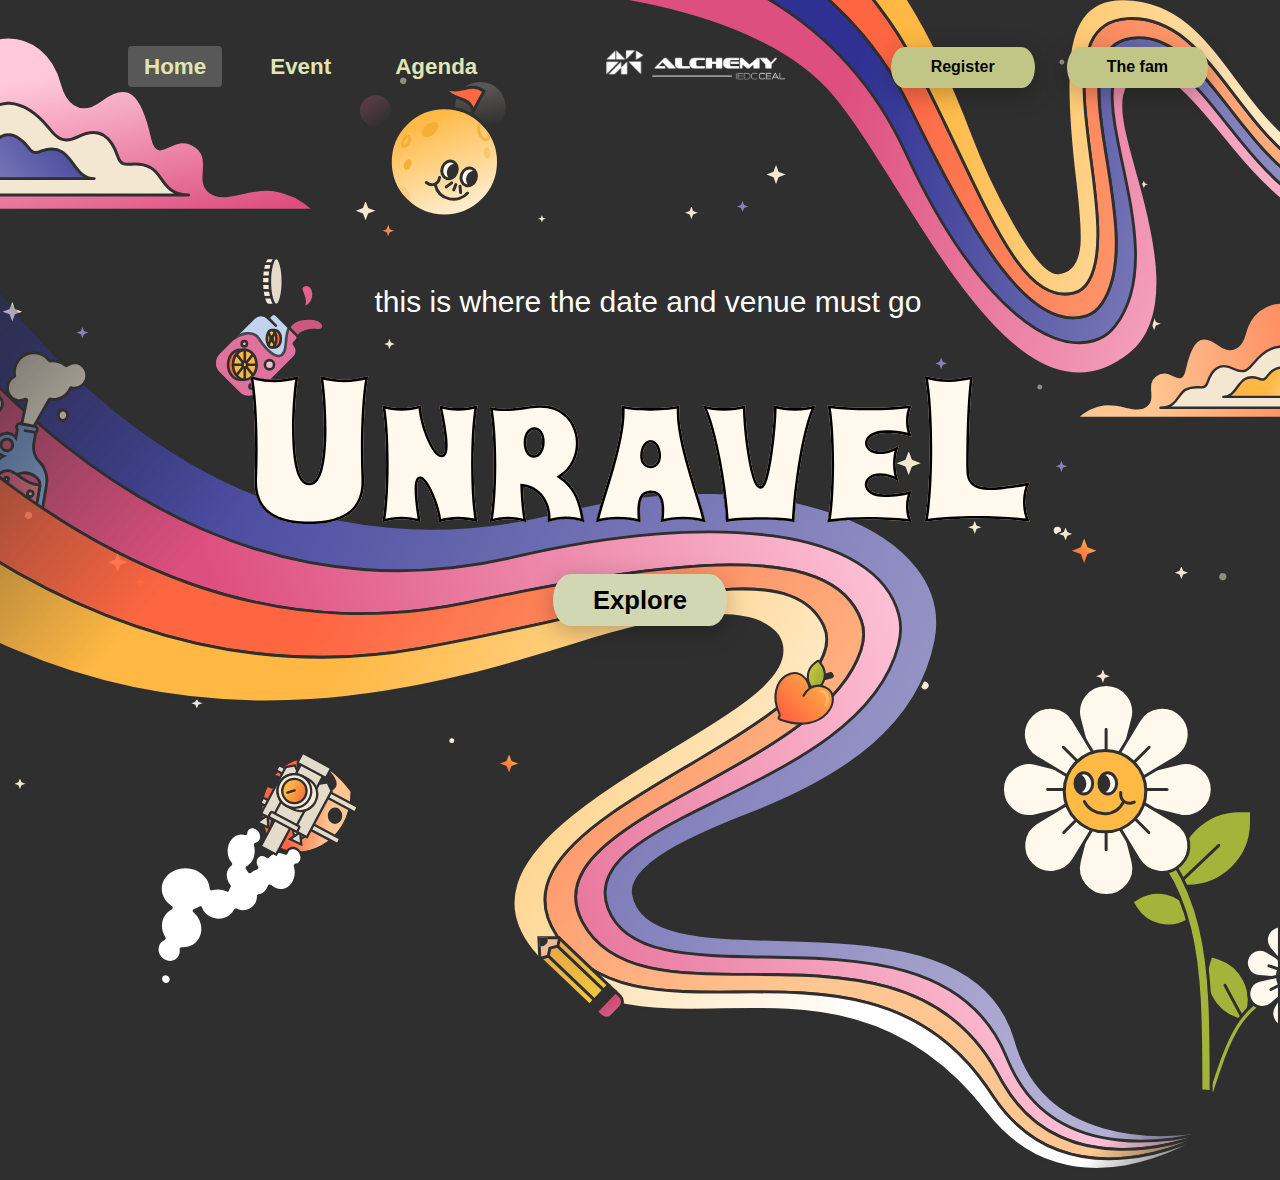
<file: homepage/homepage.html>
<!DOCTYPE html>
<html lang="en">

<head>
    <meta charset="UTF-8">
    <meta name="viewport" content="width=device-width, initial-scale=1.0">
    <title>Blank Page</title>
    <link rel="stylesheet" href="/homepage/homepage.css">
</head>

<body>
    <nav class="navbar">
        <ul>
            <li><a href="#" class="active">Home</a></li>
            <li><a href="#">Event</a></li>
            <li><a href="#">Agenda</a></li>
        </ul>
        <div class="logo">
            <img src="/images/alchemy logo.svg" alt="UNRAVEL LOGO">
        </div>
        <div class="nav-buttons">
            <a href="#" class="nav-btn nav-btn-box">Register</a>
            <a href="#" class="nav-btn1 nav-btn-box">The fam</a>


        </div>
    </nav>
    <!-- <div class="content">

        <div
            style="display: flex; flex-direction: column; align-items: center; justify-content: center; min-height: 60vh; width: 100vw; max-width: 100vw; overflow: hidden;">
        </div>

    </div> -->
    <div class="date">
        <p> this is where the date and venue must go</p>
    </div>
    


    <!-- PURE Stack Container -->
    <div class="pure-stack-container">
        <div class="pure-frame">
            <img src="/images/UNRAVEL.svg" alt="PURE Frame 1">
        </div>
        <div class="pure-frame">
            <img src="/images/UNRAVEL-1.svg" alt="PURE Frame 2">
        </div>
        <div class="pure-frame">
            <img src="/images/UNRAVEL-2.svg" alt="PURE Frame 3">
        </div>
        <div class="pure-frame">
            <img src="/images/UNRAVEL-3.svg" alt="PURE Frame 4">
        </div>
        <div class="pure-frame">
            <img src="/images/UNRAVEL-4.svg" alt="PURE Frame 5">
        </div>
        <a href="#" class="nav-btn1 nav-btn-box adithyan">Explore</a>
    </div>

    <img src="/images/stars.svg" alt="stars" class="stars">

    <img src="/images/rainbow2(bottle).svg" alt="rainbow" class="rainbow">
    <img src="/images/rainbow1.svg" alt="rainbow1" class="rainbow-r">
    <img src="/images/pink cloud.svg" alt="pink-cloud" class="cloud1">
    <img src="/images/dot.svg" alt="dots" class="dots" style="position: absolute; top: 0; left: 0; width: 100vw; height: 100vh; object-fit: cover; z-index: -2;">
    <img src="/images/red cloud.svg" alt="cloud2" class="cloud2">
    <img src="/images/sunflower.svg" alt="flower" class="flower">
    <img src="/images/flyingbud.svg" alt="bug" class="bug">
    <img src="/images/moon.svg" alt="moon" class="moon">
    <img src="/images/peach.svg" alt="peach" class="peach">
    <img src="/images/pencil.svg" alt="pencil" class="pencil">

    <img src="/images/spilling jar.svg" alt="jar" class="jar">
    <script src="/homepage/homepage.js"></script>
</body>

</html>
</file>
<file: index.css>
/* HOMEPAGE SECTION */
.navbar {
  position: relative;
  z-index: 999;
  display: flex;
  justify-content: space-between;
  align-items: center;
  padding: 1.5rem 5rem;
  padding-bottom: 0;
}

.logo img {
  width: 15vw;
  height: auto;
}

.nav-buttons {
  display: flex;
  gap: 2rem;
}

.nav-buttons a:hover {
  background-color: #000;

}

#enigma-btn {
  background-color: rgb(248, 234, 127);
  color: #000;
}

#enigma-btn:hover {
  background-color: orange;
  transform: translateY(-4px) scale(1.05);
}

#enigma-btn {
  background-color: #ffcc00;
  color: #222;
  font-weight: bold;
  border: 3px solid #000;
  cursor: pointer;
  transition: all 0.3s ease-in-out;
  box-shadow: 3px 3px 0px #000;
}

#enigma-btn:hover {
  background-color: #ff9900;
  transform: translateY(-4px) scale(1.08) rotate(-1deg);
  box-shadow: 6px 6px 0px #000;
  filter: saturate(1.3) contrast(1.2);
}


.nav-btn {
  color: #050505;
  border-radius: 2rem 2rem 2rem 2rem / 3rem 3rem 3rem 3rem;
  padding: 0.7rem 2.5rem;
  background: #c1c586;
  box-shadow: 0 6px 24px rgba(0, 0, 0, 0.25);
  font-weight: bold;
  z-index: 100;
  text-decoration: none;
}

.nav-btn1 {
  color: #000000;
  border-radius: 2rem 2rem 2rem 2rem / 3rem 3rem 3rem 3rem;
  padding: 0.7rem 2.5rem;
  background: #c1c586;
  box-shadow: 0 6px 24px rgba(0, 0, 0, 0.25);
  font-weight: bold;
  z-index: 101;
  text-decoration: none;
}

nav ul {
  list-style: none;
  display: flex;
  gap: 2rem;
  font-weight: bold;
  font-size: 1.4rem;
  z-index: 10;
}

nav ul li a {
  color: rgb(224, 230, 178);
  text-decoration: none;
  padding: 0.5rem 1rem;
  border-radius: 4px;
  transition: background-color 0.3s ease;
}

nav ul li a:hover {
  background-color: rgba(255, 255, 255, 0.1);
}

nav ul li a.active {
  background-color: rgba(255, 255, 255, 0.2);
}

#home {
  height: 100vh;
  display: flex;
  align-items: center;
  justify-content: center;
  position: relative;
}

.pure-stack-container {
  position: relative;
  width: 600px;
  height: 100px;
  z-index: 5;
  display: flex;
  align-items: center;
  justify-content: center;
}

.pure-frame {
  position: absolute;
  width: 100%;
  height: 100%;
  opacity: 1;
  transform: scale(1.3);
  transition: transform 0.2s ease-out;
}

.pure-frame img {
  width: 100%;
  height: 100%;
  object-fit: contain;
}

.pure-frame:nth-child(1) {
  z-index: 4;
}

.pure-frame:nth-child(2) {
  z-index: 3;
}

.pure-frame:nth-child(3) {
  z-index: 2;
}

.pure-frame:nth-child(4) {
  z-index: 1;
}

body {
  background-color: #2F2F2F;
  font-family: Arial, sans-serif;
  color: white;
  overflow-x: hidden;
  width: 100vw;
}

.logo img {
  width: 15vw;
  height: auto;
}

.date {
  text-align: center;
  font-family: 'Segoe UI', Tahoma, Geneva, Verdana, sans-serif;
  transform: translateY(250px);
  font-size: 30px;
  -webkit-transform: translateY(250px);
  -moz-transform: translateY(250px);
  -ms-transform: translateY(250px);
  -o-transform: translateY(250px);
}

.navbar {
  position: relative;
  z-index: 999;
  display: flex;
  justify-content: space-between;
  align-items: center;
  padding: 1.5rem 5rem;
  padding-bottom: 0;
}

.nav-buttons {
  display: flex;
  gap: 2rem;
}

.nav-btn {
  color: #050505;
  border-radius: 2rem 2rem 2rem 2rem / 3rem 3rem 3rem 3rem;
  /* Oval shape */
  padding: 0.7rem 2.5rem;
  background: #c1c586;
  box-shadow: 0 6px 24px rgba(0, 0, 0, 0.25);
  /* Stronger drop shadow */
  font-weight: bold;
  z-index: 100;
  text-decoration: none;
}

.nav-btn1 {
  color: #000000;
  border-radius: 2rem 2rem 2rem 2rem / 3rem 3rem 3rem 3rem;
  /* Oval shape */
  padding: 0.7rem 2.5rem;
  background: #c1c586;
  box-shadow: 0 6px 24px rgba(0, 0, 0, 0.25);
  /* Stronger drop shadow */
  font-weight: bold;
  z-index: 101;
  text-decoration: none;
}

.adithyan {
  transform: translateY(150px);
  font-size: 2vw;
  background: rgb(209, 214, 179)
}

nav ul {
  list-style: none;
  display: flex;
  gap: 2rem;
  font-weight: bold;
  font-size: 1.4rem;
  z-index: 10;
}

nav ul li a {
  color: rgb(224, 230, 178);
  text-decoration: none;
  padding: 0.5rem 1rem;
  border-radius: 4px;
  transition: background-color 0.3s ease;
}

nav ul li a:hover {
  background-color: rgba(255, 255, 255, 0.1);
}

nav ul li a.active {
  background-color: rgba(255, 255, 255, 0.2);
}

main {
  padding: 2rem;
  min-height: calc(100vh - 80px);
}

.stars {
  position: absolute;
  top: 3%;
  left: 0;
  width: 100%;
  height: 100%;
  z-index: -1;
}

.rainbow {
  position: absolute;
  top: 20%;
  left: 7%;
  transform: translate(-25%);
  width: auto;
  height: 1000px;
  /* Adjust height as needed */
  z-index: -1;
}

.rainbow-r {
  width: 73.5625em;
  position: absolute;
  top: -30.4em;
  bottom: auto;
  left: auto;
  right: -15.8em;
  overflow: hidden;
  clip-path: inset(0 5% 0 0);
}

.cloud1 {
  width: 38.8125em;
  position: absolute;
  top: 2.2em;
  bottom: auto;
  left: -18.9em;
  right: auto;
  z-index: 2;
}

.cloud2 {
  width: 25.96875em;
  /* Half of original width */
  position: absolute;
  top: 18.8em;
  bottom: auto;
  left: auto;
  right: -13em;
  overflow: hidden;
  /* Ensures only half is visible if the image is wider */
  clip-path: inset(0 50% 0 0);
  /* Shows left half of the cloud */
}

.flower {
  z-index: 3;
  width: 23.7119em;
  max-width: none;
  position: absolute;
  top: 75%;
  bottom: -5.9em;
  left: auto;
  right: -5.8em;
  overflow: hidden;
  clip-path: inset(0 25% 0 0);
}

.bug {
  position: absolute;
  bottom: -6.7em;
  left: 7em;
  right: auto;
  width: 15.5em;
}

.moon {
  width: 9.125em;
  position: absolute;
  top: 4.5em;
  bottom: auto;
  left: 22.5em;
  right: auto;
}

.peach {
  position: absolute;
  left: 63%;
  top: 77%;
  transform: translate(-50%, -50%);
  width: 5em;
  /* Adjust as needed */
  z-index: 2;
}

.pencil {
  z-index: 2;
  width: 6.1875em;
  position: absolute;
  top: auto;
  bottom: -7.6em;
  left: auto;
  right: 40.8em;
}

.jar {
  width: 7.9375em;
  position: absolute;
  top: 16em;
  bottom: auto;
  left: 13em;
  right: auto;
}

/* PURE Stack Styles */
.pure-stack-container {
  position: absolute;
  top: 50%;
  left: 50%;
  transform: translate(-50%, -50%);
  width: 600px;
  height: 200px;
  z-index: 5;
  display: flex;
  align-items: center;
  justify-content: center;
}

.pure-frame {
  position: absolute;
  width: 100%;
  height: 100%;
  opacity: 1;
  transform: scale(1.3);
  transition: transform 0.2s ease-out;
}

.pure-frame img {
  width: 100%;
  height: 100%;
  object-fit: contain;
}

.pure-frame:nth-child(1) {
  animation-delay: 0s;
}

.pure-frame:nth-child(2) {
  animation-delay: 0s;
}

.pure-frame:nth-child(3) {
  animation-delay: 0s;
}

.pure-frame:nth-child(4) {
  animation-delay: 0s;
}

@keyframes pureFrameAnimation {

  0%,
  20% {
    opacity: 1;
    transform: scale(1) rotate(var(--rotation, 0deg)) translate(var(--x, 0px), var(--y, 0px));
  }

  25%,
  45% {
    opacity: 1;
    transform: scale(1) rotate(var(--rotation, 0deg)) translate(var(--x, 0px), var(--y, 0px));
  }

  50%,
  100% {
    opacity: 1;
    transform: scale(1) rotate(var(--rotation, 0deg)) translate(var(--x, 0px), var(--y, 0px));
  }
}

.pure-frame:nth-child(1) {
  z-index: 4;
}

.pure-frame:nth-child(2) {
  z-index: 3;
}

.pure-frame:nth-child(3) {
  z-index: 2;
  /* transform: scale(0.90); Removed to allow JS animation */
}

.pure-frame:nth-child(4) {
  z-index: 1;
  /* transform: scale(0.85); Removed to allow JS animation */
}

/* Location text */
.location-text {
  position: absolute;
  top: 35%;
  left: 50%;
  transform: translateX(-50%);
  font-size: 1.5rem;
  color: white;
  z-index: 6;
  text-align: center;
}

/* ESPORTS-SECTION */

* {
  margin: 0;
  padding: 0;
  box-sizing: border-box;
  scroll-behavior: smooth;
}

body {
  background: #2d3748;
  min-height: 100vh;
  font-family: 'Rajdhani', sans-serif;
  overflow-x: hidden;
  color: white;
}

.esports-cxt {
  display: flex;
  flex-direction: column;
  align-items: center;
  padding: 40px 20px;
  position: relative;
}

/* Animated background particles */
.particles {
  position: fixed;
  top: 0;
  left: 0;
  width: 100%;
  height: 100%;
  pointer-events: none;
  z-index: 0;
}

.particle {
  position: absolute;
  width: 2px;
  height: 2px;
  background: #00ffff;
  border-radius: 50%;
  animation: float 20s infinite linear;
  opacity: 0.3;
}

@keyframes float {
  0% {
    transform: translateY(100vh) rotate(0deg);
  }

  100% {
    transform: translateY(-100vh) rotate(360deg);
  }
}

h1 {
  font-family: 'Orbitron', monospace;
  font-size: clamp(28px, 5vw, 48px);
  font-weight: 900;
  text-align: center;
  color: #fff;
  margin-bottom: 40px;
  letter-spacing: 3px;
  position: relative;
  z-index: 2;
}



.carousel-wrapper {
  position: relative;
  width: 100%;
  max-width: 1200px;
  z-index: 2;
}

.carousel-container {
  position: relative;
  width: 100%;
  overflow: hidden;
  border-radius: 20px;
  background: rgba(0, 0, 0, 0.3);
  backdrop-filter: blur(10px);
  padding: 40px 20px;
  border: 1px solid rgba(255, 255, 255, 0.1);
}

.carousel {
  display: flex;
  align-items: center;
  gap: 30px;
  transition: transform 0.8s cubic-bezier(0.25, 0.8, 0.25, 1);
  cursor: grab;
}

.carousel:active {
  cursor: grabbing;
}

.slide {
  flex: 0 0 280px;
  height: 420px;
  position: relative;
  border-radius: 20px;
  overflow: hidden;
  transition: all 0.6s cubic-bezier(0.25, 0.8, 0.25, 1);
  cursor: pointer;
  background: linear-gradient(145deg, #1e1e2e, #2d2d44);
  border: 2px solid transparent;
}

.slide::before {
  content: '';
  position: absolute;
  inset: 0;
  padding: 2px;
  background: grey;
  padding: 2px;
  background: linear-gradient(45deg, #ff0040, #00ffff, #ff00ff, #ffff00);
  border-radius: inherit;
  mask: linear-gradient(#fff 0 0) content-box, linear-gradient(#fff 0 0);
  mask-composite: xor;
  -webkit-mask: linear-gradient(#fff 0 0) content-box, linear-gradient(#fff 0 0);
  -webkit-mask-composite: xor;
  opacity: 0;
  transition: opacity 0.3s ease;
  z-index: 1;
}

.slide:hover::before,
.slide.active::before {
  opacity: 1;
}

.slide img {
  width: 100%;
  height: 280px;
  object-fit: cover;
  border-radius: 16px;
  transition: all 0.6s ease;
}

.slide-info {
  position: absolute;
  bottom: 0;
  left: 0;
  right: 0;
  background: linear-gradient(to top, rgba(0, 0, 0, 0.9), transparent);
  padding: 30px 20px 20px;
  color: white;
  transform: translateY(100%);
  transition: transform 0.6s cubic-bezier(0.25, 0.8, 0.25, 1);
}

.slide-title {
  font-family: 'Orbitron', monospace;
  font-size: 18px;
  font-weight: 700;
  margin-bottom: 8px;
  color: #00ffff;
  text-shadow: 0 0 10px currentColor;
}

.slide-description {
  font-size: 14px;
  opacity: 0.9;
  line-height: 1.4;
}

.slide.active {
  transform: scale(1.1);
  z-index: 10;
}

.slide.active .slide-info,
.slide:hover .slide-info {
  transform: translateY(0);
}

.slide.active img {
  filter: brightness(1.1) contrast(1.1);
  box-shadow:
    0 20px 40px rgba(0, 255, 255, 0.3),
    0 0 60px rgba(255, 0, 64, 0.2);
}

.slide:not(.active) img {
  filter: blur(2px) brightness(0.7) grayscale(0.3);
  transform: scale(0.95);
}

.slide:not(.active):hover img {
  filter: blur(1px) brightness(0.9) grayscale(0.1);
  transform: scale(0.98);
}


.controls {
  display: flex;
  justify-content: center;
  align-items: center;
  gap: 30px;
  margin-top: 40px;
  flex-wrap: wrap;
}

.dots {
  display: flex;
  gap: 12px;
}

.dot {
  height: 12px;
  width: 12px;
  background: rgba(255, 255, 255, 0.3);
  border-radius: 50%;
  cursor: pointer;
  transition: all 0.4s cubic-bezier(0.25, 0.8, 0.25, 1);
  border: 2px solid transparent;
}

.dot:hover {
  background: rgba(255, 255, 255, 0.6);
  transform: scale(1.2);
}

.dot.active {
  background: linear-gradient(45deg, #ff0040, #00ffff);
  transform: scale(1.3);
  box-shadow: 0 0 15px rgba(0, 255, 255, 0.6);
}

.play-pause-btn {
  padding: 12px 24px;
  background: linear-gradient(135deg, rgba(255, 0, 64, 0.2), rgba(0, 255, 255, 0.2));
  border: 1px solid rgba(255, 255, 255, 0.3);
  border-radius: 30px;
  color: #fff;
  font-family: 'Rajdhani', sans-serif;
  font-weight: 600;
  cursor: pointer;
  transition: all 0.3s ease;
  backdrop-filter: blur(10px);
  display: flex;
  align-items: center;
  gap: 8px;
}

.play-pause-btn:hover {
  background: linear-gradient(135deg, rgba(255, 0, 64, 0.4), rgba(0, 255, 255, 0.4));
  transform: translateY(-4px);
  -webkit-transform: translateY(-4px);
  -moz-transform: translateY(-4px);
  -ms-transform: translateY(-4px);
  -o-transform: translateY(-4px);
  transform: translateY(-2px);
  box-shadow: 0 8px 25px rgba(0, 255, 255, 0.3);
}

.progress-bar {
  position: absolute;
  bottom: 0;
  left: 0;
  height: 4px;
  width: 0;
  background: linear-gradient(#00ffff);
  background: linear-gradient(90deg, #ff0040, #00ffff);
  border-radius: 2px;
  transform-origin: left;
  transition: width 0.1s linear;
}

.game-stats {
  position: absolute;
  top: 20px;
  right: 20px;
  background: rgba(0, 0, 0, 0.7);
  padding: 10px 15px;
  border-radius: 10px;
  color: #00ffff;
  font-size: 12px;
  font-weight: 600;
  opacity: 0;
  transform: translateY(-10px);
  transition: all 0.3s ease;
  backdrop-filter: blur(10px);
}

.slide:hover .game-stats,
.slide.active .game-stats {
  opacity: 1;
  transform: translateY(0);
}

/* Mobile responsive */
@media (max-width: 768px) {
  .slide {
    flex: 0 0 250px;
    height: 350px;
  }

  .carousel-container {
    padding: 30px 15px;
  }

  .controls {
    flex-direction: column;
    gap: 20px;
  }
}

/* Accessibility */
@media (prefers-reduced-motion: reduce) {
  * {
    animation-duration: 0.01ms !important;
    animation-iteration-count: 1 !important;
    transition-duration: 0.01ms !important;
  }
}

/* FOOTER SECTION */

.foot-main {
  position: relative;
  background-color: #2f2f2f;
  background-image: url(/svg/svg-image-120.svg);
  background-size: cover;
  background-position: center;
  background-repeat: no-repeat;
  padding: 30px;
}

.foot-1 {
  display: flex;
  border-top: 2px solid white;
  justify-content: space-between;
  align-items: center;
  margin: 0 20px;
  color: white;
  padding-top: 20px;
  font-size: 0.7rem;
  flex-wrap: wrap;
}

.foot-left {
  display: flex;
  flex-direction: column;
  gap: 3px;
}

a {
  color: white;
  font-size: 1rem;
}

.foot-left a {
  color: white;
  text-decoration: none;
}

#f-h {
  font-size: 1rem;
  padding-bottom: 4px;
}

.foot-right a {
  font-size: 1.8rem;
  align-items: center;
  text-decoration: none;
  margin-left: 15px;
}

.copyright {
  font-size: 1rem;
}

#im-1 {
  position: absolute;
  right: 30%;
  max-width: 150px;
  width: 20%;
  height: auto;
}

a:hover {
  color: rgb(205, 205, 205);
  transition: .3s;
}

@media (max-width: 600px) {
  .foot-1 {
    flex-direction: column;
    align-items: center;
    text-align: center;
    gap: 15px;
    margin: 0;
  }

  .foot-left {
    align-items: center;
  }

  .foot-right {
    font-size: 0.6rem;
    justify-content: center;
    flex-wrap: wrap;
  }

  .copyright {
    font-size: 0.9rem;
  }

  #im-1 {
    right: 20%;
    margin: 10px auto;
    display: block;
    width: 40%;
  }
}

@media (max-width: 480px) {
  .foot-main {
    padding: 20px;
  }

  .foot-right {
    gap: 10px;
    font-size: 0.6rem;
  }

  #im-1 {
    right: 10%;
    margin: 10px auto;
    display: block;
    width: 40%;
  }
}

/* MOBILE ONLY – hide full home and replace with bg */
@media (max-width: 768px) {
  #home {
    display: flex;
    justify-content: center;
    align-items: center;
    background: url("/assets/home-mob.png") no-repeat center center;
    background-size: cover;
  }

  .navbar>*,
  .nav-buttons>*,
  .date {
    display: none;
  }

  /* hide everything inside home */
  #home>* {
    display: none;
  }
}

/* Hide on desktop */
.mobile-logo-bar {
  display: none;
}

@media (max-width: 768px) {
  .mobile-logo-bar {
    position: absolute;
    top: 0;
    left: 0;
    width: 100%;
    background: #080808;
    /* cartoon yellow bg */
    border-bottom: 5px solid #3b5bbc;
    /* cartoon strip */
    padding: 0.5rem 1rem;
    display: flex;
    align-items: center;
    z-index: 1000;
  }

  .logo-img {
    height: 40px;
    /* adjust size */
    width: auto;
  }
}


/* Cartoon Hamburger Button */
.hamburger {
  position: fixed;
  top: 1rem;
  right: 1rem;
  width: 32px;
  height: 24px;
  display: flex;
  flex-direction: column;
  justify-content: space-between;
  cursor: pointer;
  z-index: 2001;
}

.hamburger span {
  height: 5px;
  width: 100%;
  background: #000;
  border: 2px solid #fff;
  border-radius: 6px;
  box-shadow: 2px 2px 0 #000;
  transition: 0.3s;
}

/* X Animation */
.hamburger.active span:nth-child(1) {
  transform: rotate(45deg) translate(6px, 6px);
}

.hamburger.active span:nth-child(2) {
  opacity: 0;
}

.hamburger.active span:nth-child(3) {
  transform: rotate(-45deg) translate(6px, -6px);
}

/* Cartoon Menu */
.cartoon-menu {
  position: fixed;
  top: 0;
  right: -260px;
  /* hidden off-screen */
  height: 100%;
  width: 240px;
  background: #ffe88c;
  border-left: 3px solid #000;
  box-shadow: -6px 0 0 #000;
  padding: 2rem 1rem;
  display: flex;
  flex-direction: column;
  gap: 1rem;
  transition: right 0.4s ease;
  z-index: 2000;
}

.cartoon-menu a {
  font-family: "Comic Sans MS", cursive;
  color: #000;
  font-weight: bold;
  text-decoration: none;
  padding: 0.6rem 0.8rem;
  background: #f5e9d0;
  border: 2px solid #000;
  border-radius: 10px;
  box-shadow: 3px 3px 0 #000;
  display: flex;
  align-items: center;
  gap: 0.6rem;
  transition: transform 0.2s ease, background 0.2s;
}

.cartoon-menu a:hover {
  background: #fff;
  transform: translateX(4px);
}

.cartoon-menu a.active {
  background: #6aff6a;
}

/* Show menu */
.cartoon-menu.show {
  right: 0;
  /* slide in */
}

/* Hide hamburger + menu on desktop */
@media (min-width: 769px) {

  .hamburger,
  .cartoon-menu {
    display: none !important;
  }
}


/* Collaborators Section */
.collaborators {
  text-align: center;
  padding: 3rem 1rem;
  background: #fdf5c9;
  /* match cartoon theme */
}

.collaborators h2 {
  font-size: 2rem;
  margin-bottom: 2rem;
  color: #222;
}

.collab-logos {
  display: flex;
  flex-wrap: wrap;
  justify-content: center;
  gap: 2rem;
}

.collab-logos img {
  height: 50px;
  /* keep logos small */
  width: auto;
  object-fit: contain;
  filter: drop-shadow(2px 2px 0 #000);
  /* cartoon effect */
  transition: transform 0.3s ease;
}

.collab-logos img:hover {
  transform: scale(1.1) rotate(-2deg);
  /* fun hover */
}

/* Collaborators (drop this where your other CSS lives) */
.collaborators {
  padding: 2.5rem 1rem;
  background: #2e2e2d;
  /* page/theme friendly */
  text-align: center;
}

.collaborators h2 {
  margin: 0 0 1.25rem;
  font-size: 1.6rem;
  color: #ffffff;
  letter-spacing: 0.6px;
}

/* logos row */
.collab-logos {
  display: flex;
  flex-wrap: wrap;
  justify-content: center;
  gap: 1rem;
  align-items: center;
}

/* each logo wrapper — keeps logos small & consistent */
.logo-item {
  width: 200px;
  /* control visible size */
  height: 56px;
  display: flex;
  align-items: center;
  justify-content: center;
  padding: 6px;
  border-radius: 8px;
  overflow: hidden;
}

/* actual image sizing — will not exceed wrapper */
.logo-item img {
  max-height: 300px;
  max-width: 1000%;
  object-fit: contain;
  display: block;
  width: 100%;
  height: 800%;
}

.tink img {
  width: 100%;
  height: 800%;
}

/* responsive: smaller on very small screens */
@media (max-width: 420px) {
  .logo-item {
    width: 72px;
    height: 46px;
  }

  .logo-item img {
    max-height: 32px;
  }
}

.create-partner {
  text-align: center;
}

.create-partner img {
  height: 60px;
  margin-bottom: 8px;
  filter: drop-shadow(2px 2px 0 #000);
}

.create-partner h3 {
  font-size: 1.2rem;
  font-weight: 700;
  color: #ffffff;
}

#footer-phones a {
  text-decoration: none;
}
</file>
<file: homepage/homepage.css>
body {
    background-color: #2F2F2F;
    font-family: Arial, sans-serif;
    color: white;
    overflow-x: hidden;
    width: 100vw;
}

.logo img{
width: 15vw; 
height: auto;
}

.date {
    text-align: center;
    margin: 2rem 0;
    transform: translateY(150px);
    font-size: 30px;
}

.navbar {
    position: relative;
    z-index: 999;
    display: flex;
    justify-content: space-between;
    align-items: center;
    padding: 1.5rem 5rem;
    padding-bottom: 0;
}

.nav-buttons {
    display: flex;
    gap: 2rem;
}

.nav-btn {
    color: #050505;
    border-radius: 2rem 2rem 2rem 2rem / 3rem 3rem 3rem 3rem; /* Oval shape */
    padding: 0.7rem 2.5rem;
    background: #c1c586;
    box-shadow: 0 6px 24px rgba(0,0,0,0.25); /* Stronger drop shadow */
    font-weight: bold;
    z-index: 100;
    text-decoration: none;
}

.nav-btn1 {
    color: #000000;
    border-radius: 2rem 2rem 2rem 2rem / 3rem 3rem 3rem 3rem; /* Oval shape */
    padding: 0.7rem 2.5rem;
    background: #c1c586;
    box-shadow: 0 6px 24px rgba(0,0,0,0.25); /* Stronger drop shadow */
    font-weight: bold;
    z-index: 101;
    text-decoration: none;
}

.adithyan{
transform: translateY(150px);
font-size: 2vw;
background:rgb(209, 214, 179)
}




nav ul {
    list-style: none;
    display: flex;
    gap: 2rem;
    font-weight: bold;
    font-size: 1.4rem;
    z-index: 10;
    
}

nav ul li a {
    color: rgb(224, 230, 178);
    text-decoration: none;
    padding: 0.5rem 1rem;
    border-radius: 4px;
    transition: background-color 0.3s ease;
}

nav ul li a:hover {
    background-color: rgba(255, 255, 255, 0.1);
}

nav ul li a.active {
    background-color: rgba(255, 255, 255, 0.2);
}

main {
    padding: 2rem;
    min-height: calc(100vh - 80px);
}
.stars {
    position: absolute;
    top: 3%;
    left: 0;
    width: 100%;
    height: 100%;
    z-index: -1;
}
.rainbow {
        position: absolute;
        top: 20%;
        left: 7%;
        transform: translate( -25%);
        width: auto;
        height: 1000px; /* Adjust height as needed */
        z-index: -1;
}


    .rainbow-r {
        width: 73.5625em;
        position: absolute;
        top: -30.4em;
        bottom: auto;
        left: auto;
        right: -15.8em;
        overflow: hidden;
        clip-path: inset(0 5% 0 0);
    }
    .cloud1 {
            width: 38.8125em;
            position: absolute;
            top: 2.2em;
            bottom: auto;
            left: -18.9em;
            right: auto;
            z-index: 2;
    }

    .cloud2 {
        width: 25.96875em; /* Half of original width */
        position: absolute;
        top: 18.8em;
        bottom: auto;
        left: auto;
        right: -13em;
        overflow: hidden; /* Ensures only half is visible if the image is wider */
        clip-path: inset(0 50% 0 0); /* Shows left half of the cloud */
    }
    .flower{
        z-index: 3;
        width: 23.7119em;
        max-width: none;
        position: absolute;
        top: 75%;
        bottom: -5.9em;
        left: auto;
        right: -5.8em;
        overflow: hidden;
        clip-path: inset(0 25% 0 0);
    }
    .bug{
        position: absolute;
        bottom: -6.7em;
        left: 7em;
        right: auto;
        width: 15.5em;
    }
    .moon{
            width: 9.125em;
            position: absolute;
            top: 4.5em;
            bottom: auto;
            left: 22.5em;
            right: auto;
    }
    .peach{
        position: absolute;
        left: 63%;
        top: 77%;
        transform: translate(-50%, -50%);
        width: 5em; /* Adjust as needed */
        z-index: 2;
    }
    .pencil{
            z-index: 2;
            width: 6.1875em;
            position: absolute;
            top: auto;
            bottom: -7.6em;
            left: auto;
            right: 40.8em;
    }

    .jar{
        width: 7.9375em;
        position: absolute;
        top: 16em;
        bottom: auto;
        left: 13em;
        right: auto;
    }

    /* PURE Stack Styles */
    .pure-stack-container {
        position: absolute;
        top: 50%;
        left: 50%;
        transform: translate(-50%, -50%);
        width: 600px;
        height: 200px;
        z-index: 5;
        display: flex;
        align-items: center;
        justify-content: center;
    }

    .pure-frame {
        position: absolute;
        width: 100%;
        height: 100%;
        opacity: 1;
        transform:scale(1.3);
        transition: transform 0.2s ease-out;
    }

    .pure-frame img {
        width: 100%;
        height: 100%;
        object-fit: contain;
        
    }

    .pure-frame:nth-child(1) {
        animation-delay: 0s;
        
    }

    .pure-frame:nth-child(2) {
        animation-delay: 0s;
    }

    .pure-frame:nth-child(3) {
        animation-delay: 0s;
    }

    .pure-frame:nth-child(4) {
        animation-delay: 0s;
    }

    @keyframes pureFrameAnimation {
        0%, 20% {
            opacity: 1;
            transform: scale(1) rotate(var(--rotation, 0deg)) translate(var(--x, 0px), var(--y, 0px));
        }
        25%, 45% {
            opacity: 1;
            transform: scale(1) rotate(var(--rotation, 0deg)) translate(var(--x, 0px), var(--y, 0px));
        }
        50%, 100% {
            opacity: 1;
            transform: scale(1) rotate(var(--rotation, 0deg)) translate(var(--x, 0px), var(--y, 0px));
        }
    }

    .pure-frame:nth-child(1) {
        z-index: 4;
    }

    .pure-frame:nth-child(2) {
        z-index: 3;
        
    }

    .pure-frame:nth-child(3) {
        z-index: 2;
        /* transform: scale(0.90);  Removed to allow JS animation */
    }

    .pure-frame:nth-child(4) {
        z-index: 1;
        /* transform: scale(0.85);  Removed to allow JS animation */
    }

    /* Location text */
    .location-text {
        position: absolute;
        top: 35%;
        left: 50%;
        transform: translateX(-50%);
        font-size: 1.5rem;
        color: white;
        z-index: 6;
        text-align: center;
    }

    /* Responsive */
    @media (max-width: 768px) {
        .pure-stack-container {
            width: 90vw;
            height: 120px;
        }
        
        .location-text {
            font-size: 1.2rem;
            top: 30%;
        }
    }
</file>
<file: footer/index.css>
.foot-main {
  position: relative;
  background-color: #2f2f2f;
  background-image: url(/svg/svg-image-120.svg);
  background-size: cover;
  background-position: center;
  background-repeat: no-repeat;
  padding: 30px;
}

.foot-1 {
  display: flex;
  border-top: 2px solid white;
  justify-content: space-between;
  align-items: center;
  margin: 0 20px;
  color: white;
  padding-top: 20px;
  font-size: 0.7rem;
  flex-wrap: wrap;
}

.foot-left {
  display: flex;
  flex-direction: column;
  gap: 3px;
}

a {
  color: white;
}
.foot-left a {
  color: white;
}

#f-h {
  font-size: 1rem;
  padding-bottom: 4px;
}

.foot-right {
  font-size: 1rem;
  display: flex;
  gap: 15px;
  padding: right 5px;
}

.copyright {
  font-size: 1rem;
}

#im-1 {
  position: absolute;
  right: 30%;
  max-width: 150px;
  width: 20%;
  height: auto;
}
a:hover{
  color: rgb(205, 205, 205);
  transition: .3s;
}

@media (max-width: 600px) {
  .foot-1 {
    flex-direction: column;
    align-items: center;
    text-align: center;
    gap: 15px;
    margin: 0;
  }

  .foot-left {
    align-items: center;
  }

  .foot-right {
    font-size: 0.6rem;
    justify-content: center;
    flex-wrap: wrap;
  }

  .copyright {
    font-size: 0.9rem;
  }

  #im-1 {
    right: 20%;
    margin: 10px auto;
    display: block;
    width: 40%;
  }
}

@media (max-width: 480px) {
  .foot-main {
    padding: 20px;
  }

  .foot-right {
    gap: 10px;
    font-size: 0.6rem;
  }
  
  #im-1 {
    right: 10%;
    margin: 10px auto;
    display: block;
    width: 40%;
  }
}
</file>
<file: schedule/styles.css>
* {
  margin: 0;
  padding: 0;
  box-sizing: border-box;
}

body {
  font-family: "Lobster", cursive;
  overflow-x: hidden;
}

.schedule-container {
  position: relative;
  min-height: 300vh;
}

.schedule-section {
  position: relative;
  padding: 2rem;
  padding-top: 8rem;
  display: flex;
  align-items: flex-start;
  justify-content: center;
  width: 100%;
}

.section-20 {
  background: #7574b6;
  min-height: 150vh;
}

.section-21 {
  background: #e495b1;
  min-height: 150vh;
}

.wave-top-svg {
  position: absolute;
  top: 0;
  left: 0;
  width: 100%;
  height: 120px;
}

.wave-top-svg1 {
  position: absolute;
  top: -50px;
  left: 0;
  width: 100%;
  height: 120px;
}

.wave-bottom-svg {
  position: absolute;
  bottom: 0;
  left: 0;
  width: 100%;
  height: 150px;
}

.section-20 .wave-top-svg path {
  fill: #2d3748;
}

.section-20 .wave-bottom-svg path {
  fill: url(#waveGradient20);
}

.section-21 .wave-top-svg path {
  fill: #7574b6;
}

.section-21 .wave-bottom-svg path {
  fill: url(#waveGradient21);
}

.decorative-shapes {
  position: absolute;
  top: 0;
  left: 0;
  width: 100%;
  height: 100%;
  pointer-events: none;
  overflow: hidden;
}

.shape {
  position: absolute;
}

.shape-1 {
  top: 20px;
  right: 100px;
  width: 80px;
  height: 40px;
  background: #ff9500;
  border-radius: 20px;
  transform: rotate(15deg);
}

.shape-2 {
  top: 50px;
  right: 20px;
  width: 60px;
  height: 60px;
  background: #ffe55c;
  border-radius: 10px;
}

.shape-3 {
  top: 150px;
  right: 50px;
  width: 40px;
  height: 40px;
  background: #ff6b9d;
  border-radius: 50%;
}

.robot-character {
  position: absolute;
  left: 90px;
  top: 340px;
  transform: translateY(-50%);
  animation: float 3s ease-in-out infinite;
}

.robot-body {
  width: 80px;
  height: 80px;
  background: #4a5568;
  border-radius: 15px;
  position: relative;
  border: 4px solid #2d3748;
}

.robot-head {
  width: 60px;
  height: 60px;
  background: #4a5568;
  border-radius: 50%;
  position: absolute;
  top: -70px;
  left: 50%;
  transform: translateX(-50%);
  border: 4px solid #2d3748;
}

.robot-antenna {
  width: 4px;
  height: 20px;
  background: #2d3748;
  position: absolute;
  top: -15px;
  left: 50%;
  transform: translateX(-50%);
}

.robot-antenna::after {
  content: "";
  width: 12px;
  height: 12px;
  background: #ff6b9d;
  border-radius: 50%;
  position: absolute;
  top: -8px;
  left: 50%;
  transform: translateX(-50%);
}

.robot-eyes {
  position: absolute;
  top: 50%;
  left: 50%;
  transform: translate(-50%, -50%);
  display: flex;
  align-items: center;
}

.robot-eye {
  width: 12px;
  height: 12px;
  background: #63b3ed;
  border-radius: 50%;
  display: inline-block;
  margin: 0 4px;
  animation: blink 2s infinite;
}

.robot-mouth {
  position: absolute;
  bottom: 5px;
  left: 50%;
  transform: translateX(-50%);
  width: 16px;
  height: 8px;
  background: transparent;
  border: 2px solid #2d3748;
  border-top: none;
  border-radius: 0 0 16px 16px;
}

.robot-arms {
  position: absolute;
  top: 20px;
}

.robot-arm {
  width: 30px;
  height: 8px;
  background: #4a5568;
  border-radius: 4px;
  position: absolute;
}

.robot-arm.left {
  left: -35px;
  transform: rotate(-20deg);
}

.robot-arm.right {
  right: -35px;
  transform: rotate(20deg);
}

.tentacle-rope {
  position: absolute;
  right: -40px;
  top: 10px;
  width: 200px;
  height: 20px;
}

.tentacle {
  width: 100%;
  height: 20px;
  background: repeating-linear-gradient(
    90deg,
    #e2e8f0 0px,
    #e2e8f0 10px,
    #cbd5e0 10px,
    #cbd5e0 20px
  );
  border-radius: 10px;
  position: relative;
  animation: wiggle 2s ease-in-out infinite;
}

.strawberry-character {
  position: absolute;
  right: 8%;
  animation: bounce 2s ease-in-out infinite;
  bottom: 8.5vw;
}

.strawberry-character1 {
  position: absolute;
  right: -18%;
  animation: swing 2s ease-in-out infinite;
  bottom: 15vw;
}

@keyframes swing {
  0%,
  100% {
    transform: rotate(0deg);
  }
  50% {
    transform: rotate(20deg);
  }
}

.main-container {
  display: flex;
  align-items: center;
  max-width: 1200px;
  width: 100%;
  gap: 4rem;
  z-index: 10;
  position: relative;
}

.date-section {
  flex: 1;
  text-align: center;
  position: relative;
}

.date-number {
  font-size: clamp(4rem, 10vw, 12rem);
  font-weight: 900;
  color: white;
  line-height: 0.8;
  text-shadow: 0 4px 8px rgba(0, 0, 0, 0.3);
  position: absolute;
  top: -230px;
  left: 30px;
}

.date-day {
  font-size: clamp(1.5rem, 5vw, 4rem);
  color: #2d3748;
  margin-top: 1rem;
  text-shadow: 0 2px 4px rgba(0, 0, 0, 0.2);
  position: absolute;
  top: -165px;
  left: 100px;
}

.schedule-content {
  flex: 2;
  padding: 2rem;
}

.schedule-columns {
  display: grid;
  grid-template-columns: 1fr 1fr;
  gap: 2rem;
}

.schedule-column h3 {
  font-size: 1.4rem;
  font-weight: 700;
  color: #4a5568;
  margin-bottom: 1.5rem;
  text-align: center;
}

.schedule-item {
  display: flex;
  justify-content: space-between;
  align-items: flex-start;
  margin-bottom: 1.5rem;
  padding-bottom: 1rem;
  border-bottom: 1px solid #e2e8f0;
}

.schedule-item:last-child {
  border-bottom: none;
  margin-bottom: 0;
}

.time {
  font-weight: 700;
  color: white;
  font-size: 1.4rem;
  min-width: 80px;
}

.event-info {
  flex: 1;
  margin-left: 1rem;
}

.event-title {
  font-weight: 600;
  color: black;
  margin-bottom: 0.25rem;
  font-size: 1.4rem;
}

.event-details {
  font-size: 0.85rem;
  color: black;
  line-height: 1.4;
}

.highlight {
  background: linear-gradient(45deg, #ff9a56, #ffad56, #ffc956, #ff9a56);
  background-size: 40% 40%;
  padding: 0.75rem;
  border-radius: 20px;
  color: white;
  font-weight: 700;
  text-shadow: 0 2px 4px rgba(0, 0, 0, 0.4);
  box-shadow: 0 8px 25px rgba(255, 154, 86, 0.4);
  animation: float-sparkle 3s ease-in-out infinite,
    gradient-shift 4s ease infinite;
  position: relative;
  overflow: hidden;
}

.highlight::before {
  content: "🍛";
  position: absolute;
  right: 10px;
  top: 40%;
  transform: translateY(-50%);
  animation: sparkle 2s ease-in-out infinite;
}

@keyframes float-sparkle {
  0%,
  100% {
    transform: translateY(0px);
  }
  50% {
    transform: translateY(-8px);
  }
}

@keyframes gradient-shift {
  0% {
    background-position: 0% 50%;
  }
  50% {
    background-position: 100% 50%;
  }
  100% {
    background-position: 0% 50%;
  }
}

@keyframes sparkle {
  0%,
  100% {
    opacity: 1;
    transform: translateY(-50%) scale(1);
  }
  50% {
    opacity: 0.7;
    transform: translateY(-50%) scale(1.2);
  }
}

@keyframes float {
  0%,
  100% {
    transform: translateY(-50%) translateX(0px);
  }
  50% {
    transform: translateY(-60%) translateX(10px);
  }
}

@keyframes bounce {
  0%,
  100% {
    transform: translateY(0px);
  }
  50% {
    transform: translateY(-15px);
  }
}

@keyframes wiggle {
  0%,
  100% {
    transform: rotate(0deg);
  }
  25% {
    transform: rotate(5deg);
  }
  75% {
    transform: rotate(-5deg);
  }
}

@keyframes blink {
  0%,
  90%,
  100% {
    opacity: 1;
  }
  95% {
    opacity: 0;
  }
}

@media (max-width: 1024px) {
  .date-number {
    position: static;
    font-size: 8rem;
  }

  .date-day {
    position: static;
    font-size: 2.5rem;
  }
}

@media (max-width: 768px) {
  .main-container {
    flex-direction: column;
    gap: 2rem;
  }

  .schedule-columns {
    grid-template-columns: 1fr;
  }

  .date-number {
    position: static;
    font-size: 8rem;
  }

  .date-day {
    position: static;
    font-size: 2rem;
  }

  .robot-character {
    transform: translateY(-50%) scale(0.8);
    -webkit-transform: translateY(-50%) scale(0.8);
    -moz-transform: translateY(-50%) scale(0.8);
    -ms-transform: translateY(-50%) scale(0.8);
    -o-transform: translateY(-50%) scale(0.8);
  }

 
}

@media (max-width: 500px) {
  .robot-character {
    transform: translateY(-50%) scale(0.6);
    left: 2%;
  }

  .strawberry-character {
    transform: scale(0.6);
    right: 2%;
    bottom: 28vw;
    max-width: 60px;
    -webkit-transform: scale(0.6);
    -moz-transform: scale(0.6);
    -ms-transform: scale(0.6);
    -o-transform: scale(0.6);
}

  .date-number {
    position: static;
    font-size: 6rem;
  }

  .date-day {
    position: static;
    font-size: 1.5rem;
  }
}

@media (max-width: 500px) {
  .main-container {
    gap: 1.5rem;
    padding: 1rem;
  }

  #tentacle {
    display: none;
  }
}
</file>
<file: esports/esports.css>
@import url('https://fonts.googleapis.com/css2?family=Orbitron:wght@400;700;900&family=Rajdhani:wght@300;400;500;600;700&display=swap');

        * {
            margin: 0;
            padding: 0;
            box-sizing: border-box;
        }

        body {
            background: #2d3748;
            min-height: 100vh;
            font-family: 'Rajdhani', sans-serif;
            overflow-x: hidden;
        }

        .esports-cxt {
            display: flex;
            flex-direction: column;
            align-items: center;
            padding: 40px 20px;
            position: relative;
            overflow: hidden;
        }

        /* Animated background particles */
        .particles {
            position: fixed;
            top: 0;
            left: 0;
            width: 100%;
            height: 100%;
            pointer-events: none;
            z-index: 0;
        }

        .particle {
            position: absolute;
            width: 2px;
            height: 2px;
            background: #00ffff;
            border-radius: 50%;
            animation: float 20s infinite linear;
            opacity: 0.3;
        }

        @keyframes float {
            0% {
                transform: translateY(100vh) rotate(0deg);
            }

            100% {
                transform: translateY(-100vh) rotate(360deg);
            }
        }

        h1 {
            font-family: 'Orbitron', monospace;
            font-size: clamp(28px, 5vw, 48px);
            font-weight: 900;
            text-align: center;
            color: #fff;
            text-shadow:
                0 0 20px #ff0040,
                0 0 40px #00ffff,
                0 0 60px #ff00ff;
            margin-bottom: 40px;
            letter-spacing: 3px;
            animation: glow 2s ease-in-out infinite alternate;
            position: relative;
            z-index: 2;
        }

        @keyframes glow {
            from {
                text-shadow: 0 0 20px #ff0040, 0 0 40px #00ffff, 0 0 60px #ff00ff;
            }

            to {
                text-shadow: 0 0 30px #ff0040, 0 0 60px #00ffff, 0 0 90px #ff00ff;
            }
        }

        .carousel-wrapper {
            position: relative;
            width: 100%;
            max-width: 1200px;
            z-index: 2;
        }

        .carousel-container {
            position: relative;
            width: 100%;
            overflow: hidden;
            border-radius: 20px;
            background: rgba(0, 0, 0, 0.3);
            backdrop-filter: blur(10px);
            border: 1px solid rgba(255, 255, 255, 0.1);
            padding: 40px 20px;
        }

        .carousel {
            display: flex;
            align-items: center;
            gap: 30px;
            transition: transform 0.8s cubic-bezier(0.25, 0.8, 0.25, 1);
            cursor: grab;
        }

        .carousel:active {
            cursor: grabbing;
        }

        .slide {
            flex: 0 0 280px;
            height: 420px;
            position: relative;
            border-radius: 20px;
            overflow: hidden;
            transition: all 0.6s cubic-bezier(0.25, 0.8, 0.25, 1);
            cursor: pointer;
            background: linear-gradient(145deg, #1e1e2e, #2d2d44);
            border: 2px solid transparent;
        }

        .slide::before {
            content: '';
            position: absolute;
            inset: 0;
            padding: 2px;
            background: linear-gradient(45deg, #ff0040, #00ffff, #ff00ff, #ffff00);
            border-radius: inherit;
            mask: linear-gradient(#fff 0 0) content-box, linear-gradient(#fff 0 0);
            mask-composite: xor;
            -webkit-mask: linear-gradient(#fff 0 0) content-box, linear-gradient(#fff 0 0);
            -webkit-mask-composite: xor;
            opacity: 0;
            transition: opacity 0.3s ease;
            z-index: 1;
        }

        .slide:hover::before,
        .slide.active::before {
            opacity: 1;
        }

        .slide img {
            width: 100%;
            height: 280px;
            object-fit: cover;
            border-radius: 16px;
            transition: all 0.6s ease;
        }

        .slide-info {
            position: absolute;
            bottom: 0;
            left: 0;
            right: 0;
            background: linear-gradient(to top, rgba(0, 0, 0, 0.9), transparent);
            padding: 30px 20px 20px;
            color: white;
            transform: translateY(100%);
            transition: transform 0.6s cubic-bezier(0.25, 0.8, 0.25, 1);
        }

        .slide-title {
            font-family: 'Orbitron', monospace;
            font-size: 18px;
            font-weight: 700;
            margin-bottom: 8px;
            color: #00ffff;
            text-shadow: 0 0 10px currentColor;
        }

        .slide-description {
            font-size: 14px;
            opacity: 0.9;
            line-height: 1.4;
        }

        .slide.active {
            transform: scale(1.1);
            z-index: 10;
        }

        .slide.active .slide-info,
        .slide:hover .slide-info {
            transform: translateY(0);
        }

        .slide.active img {
            filter: brightness(1.1) contrast(1.1);
            box-shadow:
                0 20px 40px rgba(0, 255, 255, 0.3),
                0 0 60px rgba(255, 0, 64, 0.2);
        }

        .slide:not(.active) img {
            filter: blur(2px) brightness(0.7) grayscale(0.3);
            transform: scale(0.95);
        }

        .slide:not(.active):hover img {
            filter: blur(1px) brightness(0.9) grayscale(0.1);
            transform: scale(0.98);
        }


        .controls {
            display: flex;
            justify-content: center;
            align-items: center;
            gap: 30px;
            margin-top: 40px;
            flex-wrap: wrap;
        }

        .dots {
            display: flex;
            gap: 12px;
        }

        .dot {
            height: 12px;
            width: 12px;
            background: rgba(255, 255, 255, 0.3);
            border-radius: 50%;
            cursor: pointer;
            transition: all 0.4s cubic-bezier(0.25, 0.8, 0.25, 1);
            border: 2px solid transparent;
        }

        .dot:hover {
            background: rgba(255, 255, 255, 0.6);
            transform: scale(1.2);
        }

        .dot.active {
            background: linear-gradient(45deg, #ff0040, #00ffff);
            transform: scale(1.3);
            box-shadow: 0 0 15px rgba(0, 255, 255, 0.6);
        }

        .play-pause-btn {
            padding: 12px 24px;
            background: linear-gradient(135deg, rgba(255, 0, 64, 0.2), rgba(0, 255, 255, 0.2));
            border: 1px solid rgba(255, 255, 255, 0.3);
            border-radius: 30px;
            color: #fff;
            font-family: 'Rajdhani', sans-serif;
            font-weight: 600;
            cursor: pointer;
            transition: all 0.3s ease;
            backdrop-filter: blur(10px);
            display: flex;
            align-items: center;
            gap: 8px;
        }

        .play-pause-btn:hover {
            background: linear-gradient(135deg, rgba(255, 0, 64, 0.4), rgba(0, 255, 255, 0.4));
            transform: translateY(-2px);
            box-shadow: 0 8px 25px rgba(0, 255, 255, 0.3);
        }

        .progress-bar {
            position: absolute;
            bottom: 0;
            left: 0;
            height: 4px;
            width: 0;
            background: linear-gradient(90deg, #ff0040, #00ffff);
            border-radius: 2px;
            transform-origin: left;
            transition: width 0.1s linear;
        }

        .game-stats {
            position: absolute;
            top: 20px;
            right: 20px;
            background: rgba(0, 0, 0, 0.7);
            padding: 10px 15px;
            border-radius: 10px;
            color: #00ffff;
            font-size: 12px;
            font-weight: 600;
            opacity: 0;
            transform: translateY(-10px);
            transition: all 0.3s ease;
            backdrop-filter: blur(10px);
        }

        .slide:hover .game-stats,
        .slide.active .game-stats {
            opacity: 1;
            transform: translateY(0);
        }

        /* Mobile responsive */
        @media (max-width: 768px) {
            .slide {
                flex: 0 0 250px;
                height: 350px;
            }

            .carousel-container {
                padding: 30px 15px;
            }

            .controls {
                flex-direction: column;
                gap: 20px;
            }
        }

        /* Accessibility */
        @media (prefers-reduced-motion: reduce) {
            * {
                animation-duration: 0.01ms !important;
                animation-iteration-count: 1 !important;
                transition-duration: 0.01ms !important;
            }
        }
</file>
